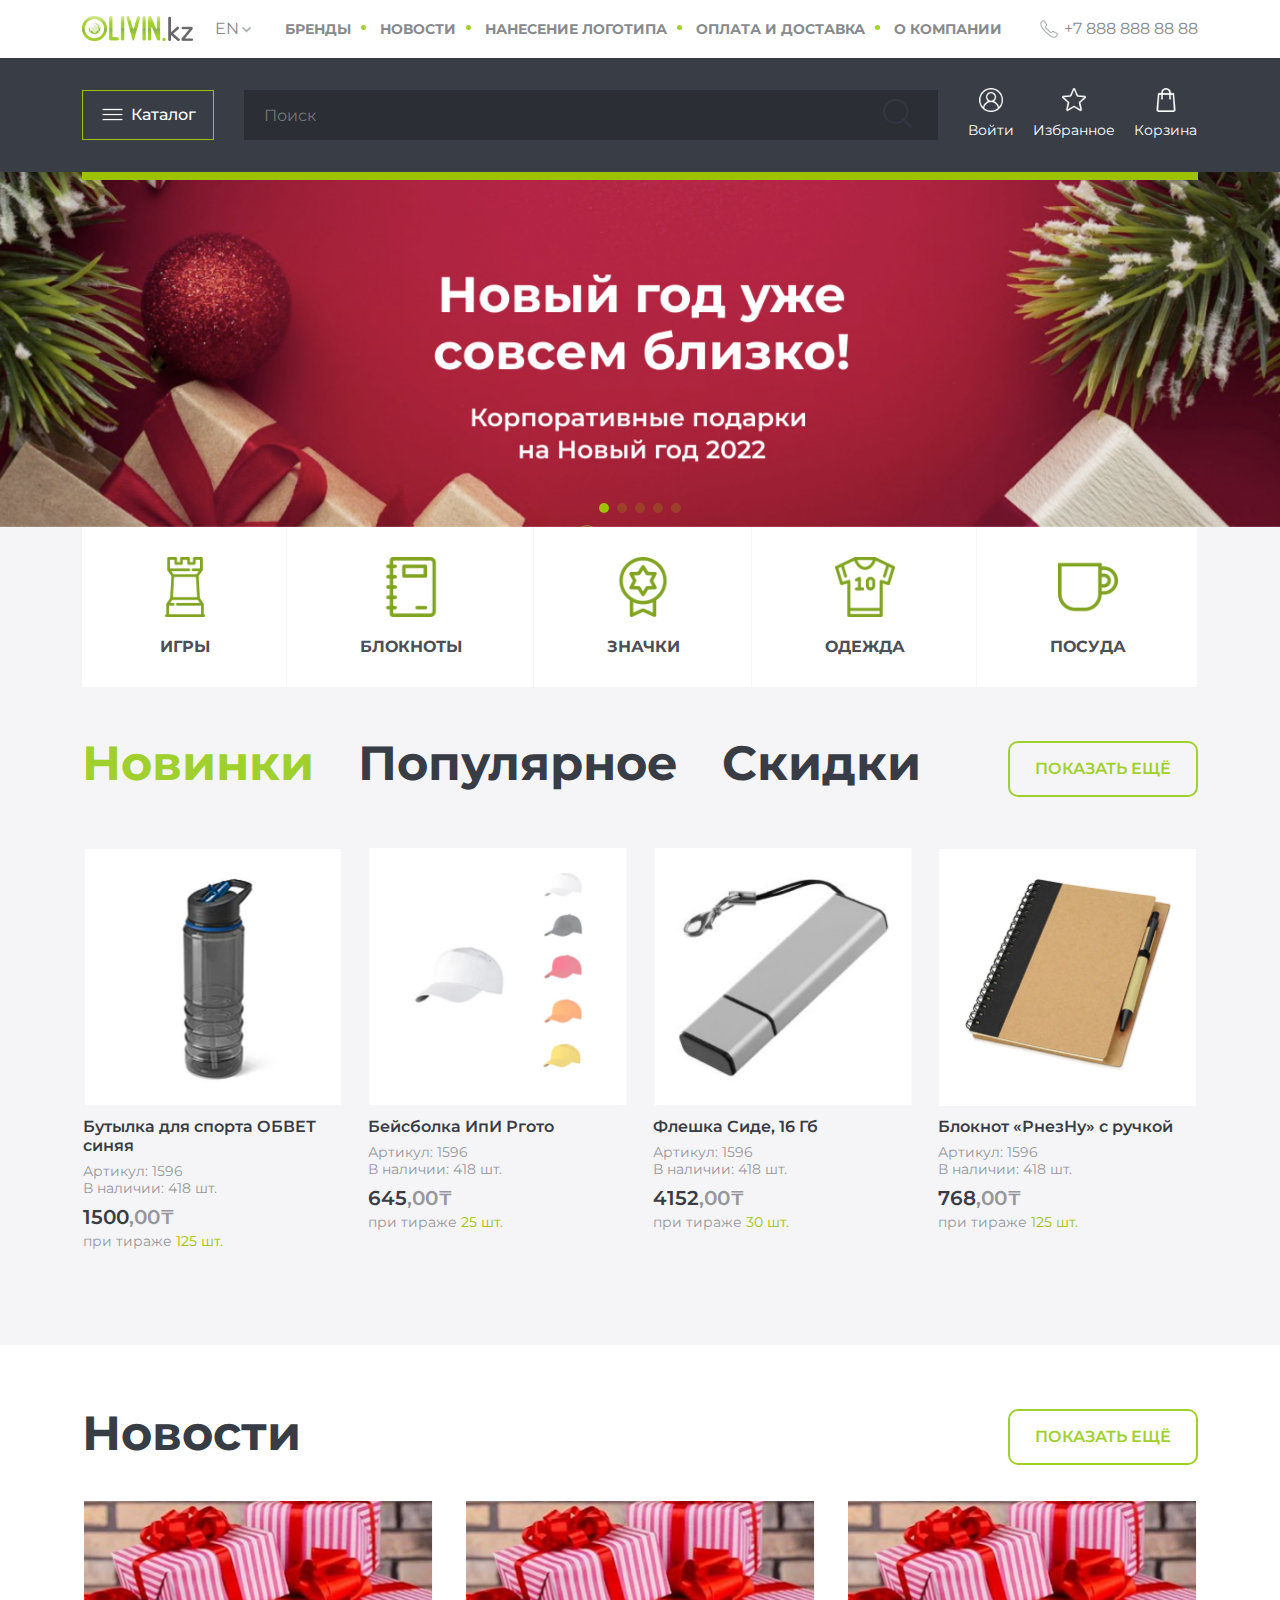
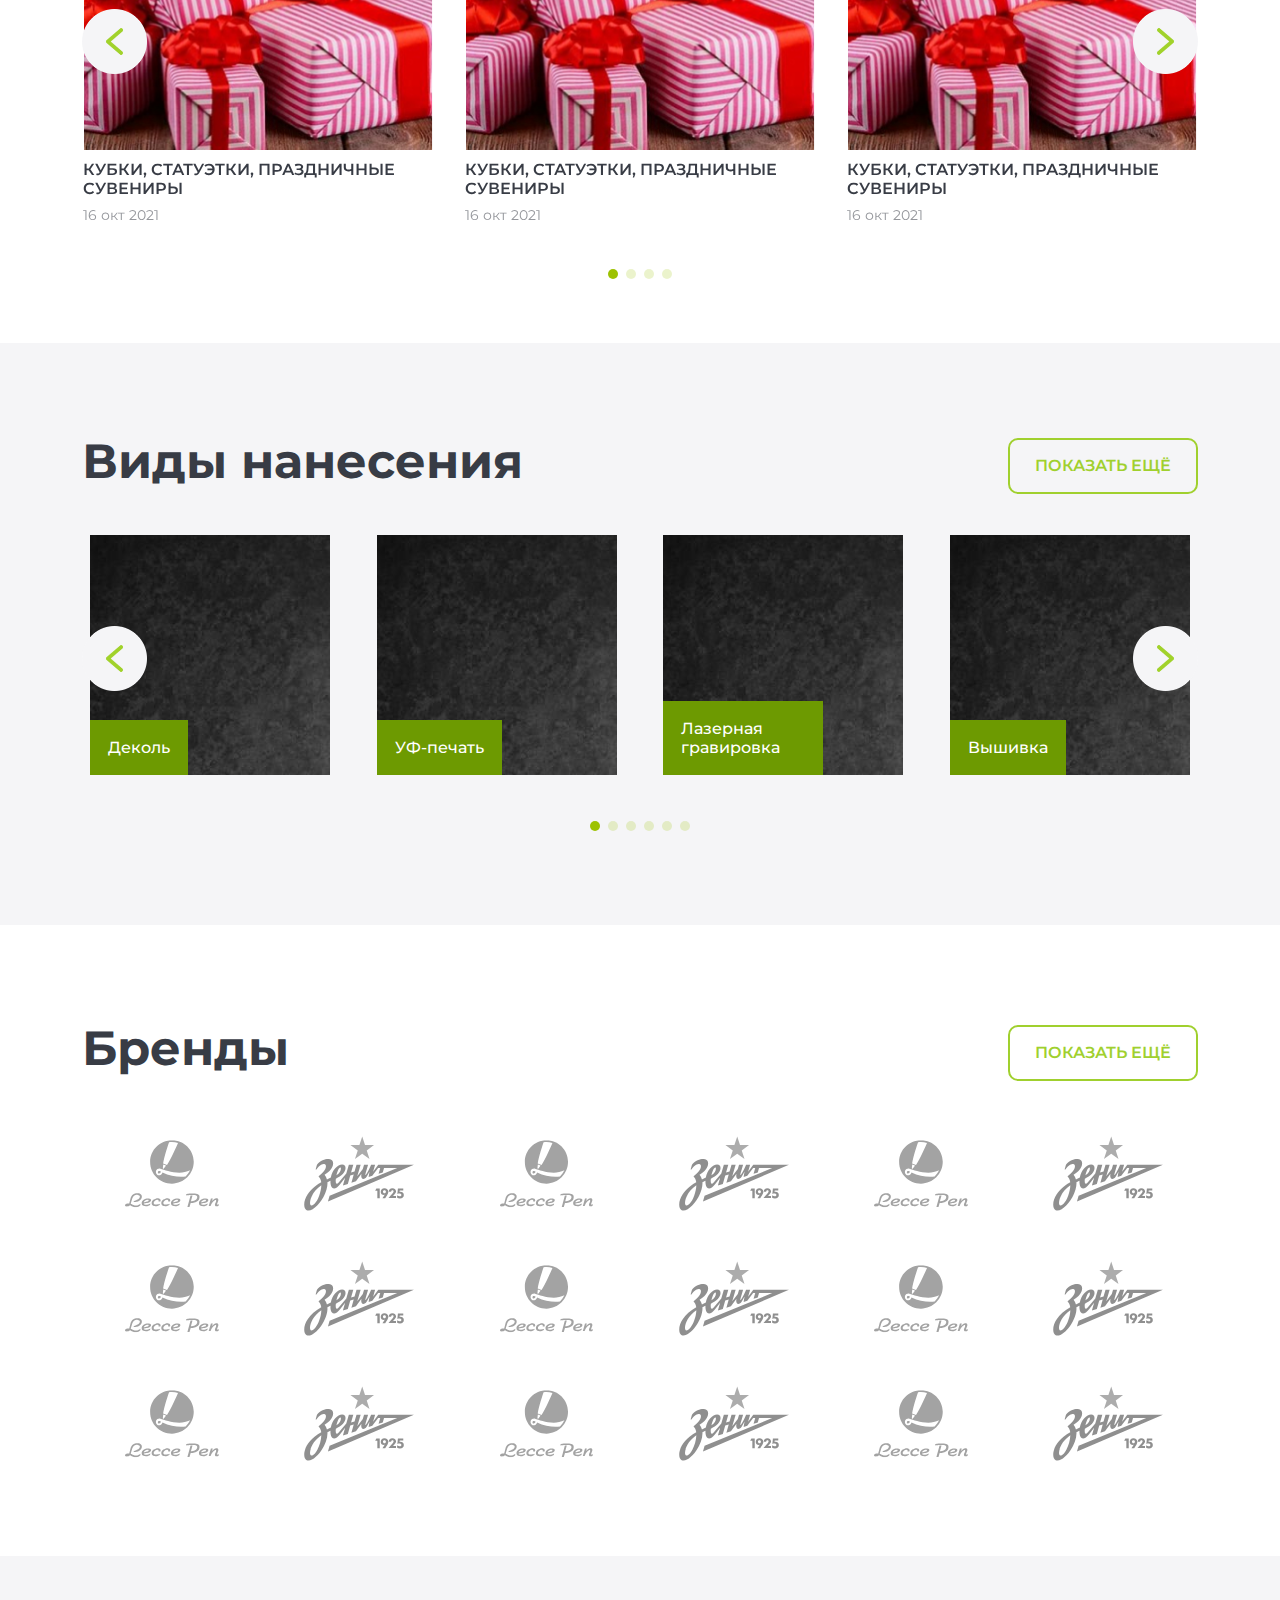
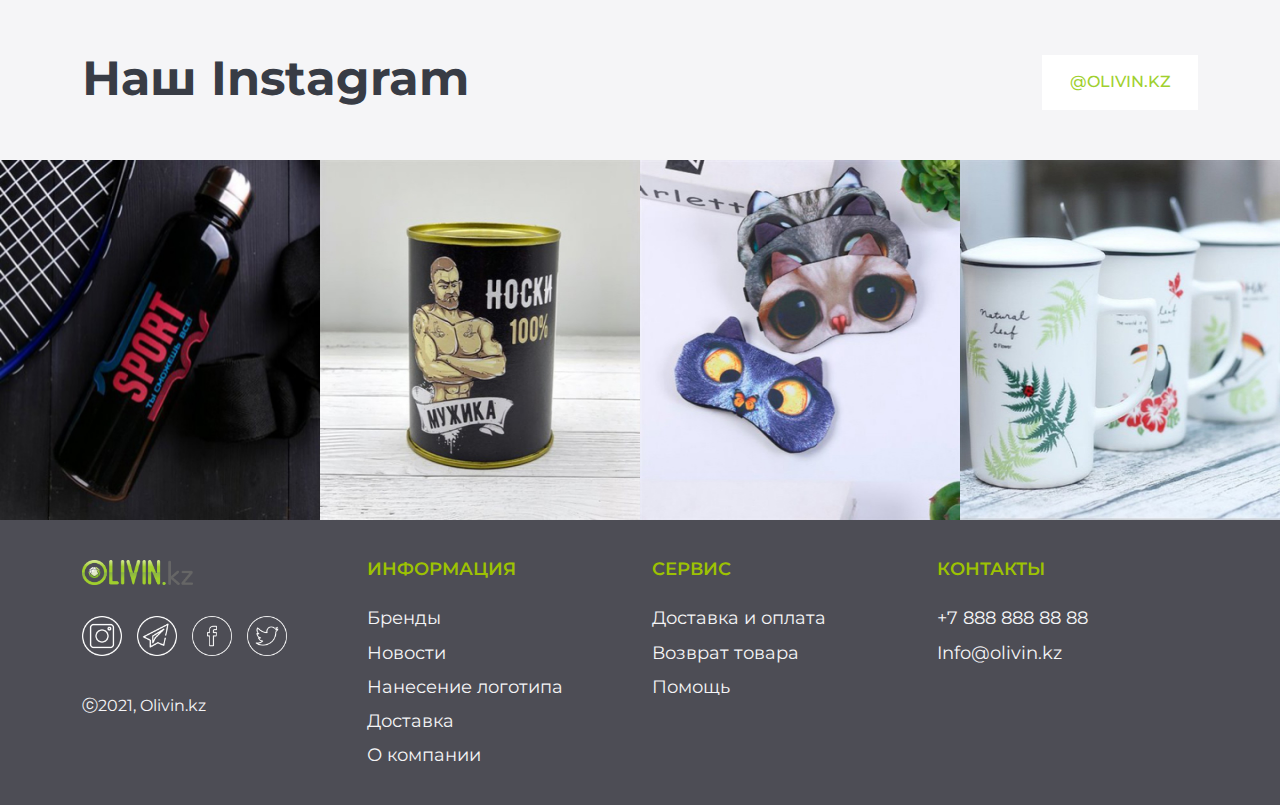
<file: index.html>
<!doctype html>
<html lang="ru">
<head>
    <meta charset="utf-8" />
    <meta name="viewport" content="width=device-width, initial-scale=1">
    <title>livin</title>
    <link rel="stylesheet" href="plugin/bootstrap/css/bootstrap.min.css" />
    <link rel="stylesheet" href="style.css" />
    <link href="plugin/swiper/swiper-bundle.min.css" rel="stylesheet">
    <script src="plugin/swiper/swiper-bundle.min.js"></script>
    <script src="plugin/bootstrap/js/bootstrap.bundle.min.js"></script>
    <script src="plugin/jquery-3.6.1.min.js"></script>
    <script src="script.js" defer></script>
</head>
<body class="main-body">
<header>
    <section>
        <div class="menu-top">
            <div class="container">
                <div class="menu-wrapper">
                    <div class="img-logo">
                        <img src="icons/logo.PNG" class="img-fluid">
                    </div>
                    <div class="lang-block">EN</div>
                    <div class="nav-list d-none d-lg-block">
                        <a href="#" class="menu-item">бренды</a>
                        <a href="#" class="menu-item">новости</a>
                        <a href="#" class="menu-item">нанесение логотипа</a>
                        <a href="#" class="menu-item">оплата и доставка</a>
                        <a href="#" class="menu-item">о компании</a>
                    </div>
                    <div class="tel-block d-none d-lg-block">
                        <a href="#">+7 888 888 88 88</a>
                    </div>
                    <div class="burger-btn d-lg-none">
                        <img src="icons/menu.png" alt="" class="img-fluid">
                    </div>
                    <div class="mobile-menu">
                        <div class="mobile-menu__header">
                            <div class="close-btn">
                                <img src="icons/close.png" class="img-fluid">
                            </div>
                        </div>
                        <div class="mobile-menu__nav">
                            <a href="#" class="menu-item">бренды</a>
                            <a href="#" class="menu-item">новости</a>
                            <a href="#" class="menu-item">нанесение логотипа</a>
                            <a href="#" class="menu-item">оплата и доставка</a>
                            <a href="#" class="menu-item">о компании</a>
                        </div>
                        <div class="tel-block">
                            <a href="#">+7 888 888 88 88</a>
                        </div>
                    </div>
                </div>
            </div>
        </div>
    </section>
    <section>
        <div class="menu-bottom">
            <div class="container">
                <div class="under-menu">
                    <div class="menu-catalog-btn">
                        Каталог
                    </div>
                    <div class="search-block">
                        <form>
                            <input type="text" placeholder="Поиск" class="search-area">
                            <button class="search-btn"></button>
                        </form>
                    </div>
                    <div class="users-block">
                        <a href="#" class="user-item account" data-bs-toggle="modal" data-bs-target="#loginModal">Войти</a>
                        <a href="#" class="user-item fav">Избранное</a>
                        <a href="#" class="user-item bag">Корзина</a>
                    </div>
                    <div class="catalog-popup">
                        <ul class="catalog-list">
                            <li class="popup-item parent">
                                <span class="category-label"></span>
                                <a href="#" class="popup-link">Игры</a>
                                <ul class="catalog-list submenu">
                                    <li class="popup-item">
                                        <a href="#" class="popup-link">Блокноты</a>
                                    </li>
                                    <li class="popup-item parent">
                                        <span class="category-label"></span>
                                        <a href="#" class="popup-link">Игры</a>
                                        <ul class="catalog-list submenu">
                                            <li class="popup-item parent">
                                                <span class="category-label"></span>
                                                <a href="#" class="popup-link">Блокноты</a>
                                                <ul class="catalog-list submenu">
                                                    <li class="popup-item">
                                                        <a href="#" class="popup-link">Блокноты</a>
                                                    </li>
                                                    <li class="popup-item parent">
                                                        <a href="#" class="popup-link">Игры</a>
                                                    </li>
                                                    <li class="popup-item">
                                                        <a href="#" class="popup-link">Одежда</a>
                                                    </li>
                                                </ul>
                                            </li>
                                            <li class="popup-item">
                                                <a href="#" class="popup-link">Значки</a>
                                            </li>
                                            <li class="popup-item">
                                                <a href="#" class="popup-link">Одежда</a>
                                            </li>
                                        </ul>
                                    </li>
                                    <li class="popup-item parent">
                                        <span class="category-label"></span>
                                        <a href="#" class="popup-link">Одежда</a>
                                        <ul class="catalog-list submenu">
                                            <li class="popup-item">
                                                <a href="#" class="popup-link">Блокноты</a>
                                            </li>
                                            <li class="popup-item parent">
                                                <a href="#" class="popup-link">Игры</a>
                                            </li>
                                            <li class="popup-item">
                                                <a href="#" class="popup-link">Одежда</a>
                                            </li>
                                        </ul>
                                    </li>
                                </ul>
                            </li>
                            <li class="popup-item">
                                <a href="#" class="popup-link">Блокноты</a>
                            </li>
                            <li class="popup-item">
                                <a href="#" class="popup-link">Значки</a>
                            </li>
                            <li class="popup-item">
                                <a href="#" class="popup-link">Одежда</a>
                            </li>
                            <li class="popup-item parent">
                                <span class="category-label"></span>
                                <a href="#" class="popup-link">Посуда</a>
                                <ul class="catalog-list submenu">
                                    <li class="popup-item">
                                        <a href="#" class="popup-link">Блокноты</a>
                                    </li>
                                    <li class="popup-item parent">
                                        <span class="category-label"></span>
                                        <a href="#" class="popup-link">Игры</a>
                                        <ul class="catalog-list submenu">
                                            <li class="popup-item">
                                                <a href="#" class="popup-link">Блокноты</a>
                                            </li>
                                            <li class="popup-item">
                                                <a href="#" class="popup-link">Значки</a>
                                            </li>
                                            <li class="popup-item">
                                                <a href="#" class="popup-link">Одежда</a>
                                            </li>
                                        </ul>
                                    </li>
                                    <li class="popup-item">
                                        <a href="#" class="popup-link">Одежда</a>
                                    </li>
                                </ul>
                            </li>
                        </ul>
                    </div>
                </div>
            </div>
        </div>
    </section>
</header>
<main>
    <section>
        <div class="promo-block">
            <div class="swiper promo-swiper">
                <div class="swiper-wrapper">
                    <div class="swiper-slide">
                        <div>
                            <img src="img/img-1.png">
                        </div>
                    </div>
                    <div class="swiper-slide">
                        <div>
                            <img src="img/img-1.png">
                        </div>
                    </div>
                    <div class="swiper-slide">
                        <div>
                            <img src="img/img-1.png">
                        </div>
                    </div>
                    <div class="swiper-slide">
                        <div>
                            <img src="img/img-1.png">
                        </div>
                    </div>
                    <div class="swiper-slide">
                        <div>
                            <img src="img/img-1.png">
                        </div>
                    </div>
                </div>
                <div class="swiper-pagination"></div>
            </div>
        </div>
    </section>
    <section>
        <div class="container">
            <div class="products-wrapper">
                <a href="#" class="product-item">
                    <div class="product-item__img">
                        <img src="icons/game.png" class="img-fluid">
                    </div>
                    <div>игры</div>
                </a>
                <a href="#" class="product-item">
                    <div class="product-item__img">
                        <img src="icons/notebook.png" class="img-fluid">
                    </div>
                    <div>блокноты</div>
                </a>
                <a href="#" class="product-item">
                    <div class="product-item__img">
                        <img src="icons/badge.png" class="img-fluid">
                    </div>
                    <div>значки</div>
                </a>
                <a href="#" class="product-item">
                    <div class="product-item__img">
                        <img src="icons/clothes.png" class="img-fluid">
                    </div>
                    <div>одежда</div>
                </a>
                <a href="#" class="product-item">
                    <div class="product-item__img">
                        <img src="icons/cup.png" class="img-fluid">
                    </div>
                    <div>посуда</div>
                </a>
            </div>
        </div>
    </section>
    <section>
        <div class="container">
            <div class="main-catalog">
                <div class="d-flex justify-content-between align-items-center">
                    <div class="catalog-main-title">
                        <a href="#" class="title-3 active">Новинки</a>
                        <a href="#" class="title-3">Популярное</a>
                        <a href="#" class="title-3">Скидки</a>
                    </div>
                    <div class="d-none d-sm-block">
                        <a href="#" class="btn btn-primary btn-main">Показать ещё</a>
                    </div>
                </div>
                <div class="main-catalog__wrapper">
                    <div class="row">
                        <div class="col-12 col-sm-6 col-lg-4 col-xl-3">
                            <a href="#" class="product-card">
                                <div class="product-img">
                                    <img src="img/card-1.png" class="img-fluid">
                                </div>
                                <div class="product-title">Бутылка для спорта ОБВЕТ синяя</div>
                                <div class="product-description">
                                    <div>
                                        Артикул: <span>1596</span>
                                    </div>
                                    <div>
                                        В наличии: <span>418</span> шт.
                                    </div>
                                </div>
                                <div class="product-price">
                                    1500<span class="value">,00₸</span>
                                </div>
                                <div class="product-description mt-1">
                                    при тираже <span class="amount">125 шт.</span>
                                </div>
                            </a>
                        </div>
                        <div class="col-12 col-sm-6 col-lg-4 col-xl-3">
                            <a href="#" class="product-card">
                                <div class="product-img">
                                    <img src="img/card-2.png" class="img-fluid">
                                </div>
                                <div class="product-title">Бейсболка ИпИ Ргото</div>
                                <div class="product-description">
                                    <div>
                                        Артикул: <span>1596</span>
                                    </div>
                                    <div>
                                        В наличии: <span>418</span> шт.
                                    </div>
                                </div>
                                <div class="product-price">
                                    645<span class="value">,00₸</span>
                                </div>
                                <div class="product-description mt-1">
                                    при тираже <span class="amount">25 шт.</span>
                                </div>
                            </a>
                        </div>
                        <div class="col-12 col-sm-6 col-lg-4 col-xl-3">
                            <a href="#" class="product-card">
                                <div class="product-img">
                                    <img src="img/card-3.png" class="img-fluid">
                                </div>
                                <div class="product-title">Флешка Сиде, 16 Гб</div>
                                <div class="product-description">
                                    <div>
                                        Артикул: <span>1596</span>
                                    </div>
                                    <div>
                                        В наличии: <span>418</span> шт.
                                    </div>
                                </div>
                                <div class="product-price">
                                    4152<span class="value">,00₸</span>
                                </div>
                                <div class="product-description mt-1">
                                    при тираже <span class="amount">30 шт.</span>
                                </div>
                            </a>
                        </div>
                        <div class="col-12 col-sm-6 col-lg-4 col-xl-3">
                            <a href="#" class="product-card">
                                <div class="product-img">
                                    <img src="img/card-4.png" class="img-fluid">
                                </div>
                                <div class="product-title">Блокнот «РнезНу» с ручкой</div>
                                <div class="product-description">
                                    <div>
                                        Артикул: <span>1596</span>
                                    </div>
                                    <div>
                                        В наличии: <span>418</span> шт.
                                    </div>
                                </div>
                                <div class="product-price">
                                    768<span class="value">,00₸</span>
                                </div>
                                <div class="product-description mt-1">
                                    при тираже <span class="amount">125 шт.</span>
                                </div>
                            </a>
                        </div>
                    </div>
                </div>
                <div class="d-sm-none d-flex justify-content-center mt-5">
                    <a href="#" class="btn btn-primary btn-main">Показать ещё</a>
                </div>
            </div>
        </div>
    </section>
    <section>
        <div class="news-block">
            <div class="container">
                <div class="d-flex justify-content-between align-items-center">
                    <div>
                        <h3 class="title-3">Новости</h3>
                    </div>
                    <div class="d-none d-sm-block">
                        <a href="#" class="btn btn-primary btn-main">Показать ещё</a>
                    </div>
                </div>
                <div>
                    <div class="news-swiper swiper ">
                        <div class="swiper-wrapper">
                            <div class="swiper-slide">
                                <a href="#" class="news-swiper__slide">
                                    <div class="news-item">
                                        <div class="swiper-img">
                                            <img src="img/news-1.png" class="img-fluid">
                                        </div>
                                        <div class="news-title">
                                            КУБКИ, СТАТУЭТКИ, ПРАЗДНИЧНЫЕ СУВЕНИРЫ
                                        </div>
                                        <div class="news-date">16 окт 2021</div>
                                    </div>
                                </a>
                            </div>
                            <div class="swiper-slide">
                                <a href="#" class="news-swiper__slide">
                                    <div class="news-item">
                                        <div class="swiper-img">
                                            <img src="img/news-1.png" class="img-fluid">
                                        </div>
                                        <div class="news-title">
                                            КУБКИ, СТАТУЭТКИ, ПРАЗДНИЧНЫЕ СУВЕНИРЫ
                                        </div>
                                        <div class="news-date">16 окт 2021</div>
                                    </div>
                                </a>
                            </div>
                            <div class="swiper-slide">
                                <a href="#" class="news-swiper__slide">
                                    <div class="news-item">
                                        <div class="swiper-img">
                                            <img src="img/news-1.png" class="img-fluid">
                                        </div>
                                        <div class="news-title">
                                            КУБКИ, СТАТУЭТКИ, ПРАЗДНИЧНЫЕ СУВЕНИРЫ
                                        </div>
                                        <div class="news-date">16 окт 2021</div>
                                    </div>
                                </a>
                            </div>
                            <div class="swiper-slide">
                                <a href="#" class="news-swiper__slide">
                                    <div class="news-item">
                                        <div class="swiper-img">
                                            <img src="img/news-1.png" class="img-fluid">
                                        </div>
                                        <div class="news-title">
                                            КУБКИ, СТАТУЭТКИ, ПРАЗДНИЧНЫЕ СУВЕНИРЫ
                                        </div>
                                        <div class="news-date">16 окт 2021</div>
                                    </div>
                                </a>
                            </div>

                        </div>
                        <div class="swiper-button-next"></div>
                        <div class="swiper-button-prev"></div>
                        <div class="swiper-pagination"></div>
                    </div>
                </div>
                <div class="d-sm-none d-flex justify-content-center mt-5">
                    <a href="#" class="btn btn-primary btn-main">Показать ещё</a>
                </div>
            </div>
        </div>
    </section>
    <section>
        <div class="container">
            <div class="types-block">
                <div class="d-flex justify-content-between align-items-center">
                    <div>
                        <h3 class="title-3">Виды нанесения</h3>
                    </div>
                    <div class="d-none d-sm-block">
                        <a href="#" class="btn btn-primary btn-main">Показать ещё</a>
                    </div>
                </div>
                <div>
                    <div class="types-swiper swiper ">
                        <div class="swiper-wrapper">
                            <div class="swiper-slide">
                                <div class="type-item">
                                    <div class="swiper-img">
                                        <img src="img/type-1.jpeg">
                                    </div>
                                    <div class="type-desc">Деколь</div>
                                </div>
                            </div>
                            <div class="swiper-slide">
                                <div class="type-item">
                                    <div class="swiper-img">
                                        <img src="img/type-1.jpeg">
                                    </div>
                                    <div class="type-desc">УФ-печать</div>
                                </div>
                            </div>
                            <div class="swiper-slide">
                                <div class="type-item">
                                    <div class="swiper-img">
                                        <img src="img/type-1.jpeg">
                                    </div>
                                    <div class="type-desc">Лазерная гравировка</div>
                                </div>
                            </div>
                            <div class="swiper-slide">
                                <div class="type-item">
                                    <div class="swiper-img">
                                        <img src="img/type-1.jpeg">
                                    </div>
                                    <div class="type-desc">Вышивка</div>
                                </div>
                            </div>
                            <div class="swiper-slide">
                                <div class="type-item">
                                    <div class="swiper-img">
                                        <img src="img/type-1.jpeg">
                                    </div>
                                    <div class="type-desc">Деколь</div>
                                </div>
                            </div>
                            <div class="swiper-slide">
                                <div class="type-item">
                                    <div class="swiper-img">
                                        <img src="img/type-1.jpeg">
                                    </div>
                                    <div class="type-desc">Деколь</div>
                                </div>
                            </div>
                        </div>
                        <div class="swiper-button-next"></div>
                        <div class="swiper-button-prev"></div>
                        <div class="swiper-pagination"></div>
                    </div>
                </div>
                <div class="d-sm-none d-flex justify-content-center mt-5">
                    <a href="#" class="btn btn-primary btn-main">Показать ещё</a>
                </div>
            </div>
        </div>
    </section>
    <section>
        <div class="main-brands">
            <div class="container">
                <div class="d-flex justify-content-between align-items-center">
                    <div>
                        <h3 class="title-3">Бренды</h3>
                    </div>
                    <div class="d-none d-sm-block">
                        <a href="#" class="btn btn-primary btn-main">Показать ещё</a>
                    </div>
                </div>
                <div class="brand-wrapper">
                    <div class="brand-item">
                        <div class="brand-img">
                            <img src="img/logo-lecce.svg">
                        </div>
                    </div>
                    <div class="brand-item">
                        <div class="brand-img">
                            <img src="img/logo-zenit.svg">
                        </div>
                    </div>
                    <div class="brand-item">
                        <div class="brand-img">
                            <img src="img/logo-lecce.svg">
                        </div>
                    </div>
                    <div class="brand-item">
                        <div class="brand-img">
                            <img src="img/logo-zenit.svg">
                        </div>
                    </div>
                    <div class="brand-item">
                        <div class="brand-img">
                            <img src="img/logo-lecce.svg">
                        </div>
                    </div>
                    <div class="brand-item">
                        <div class="brand-img">
                            <img src="img/logo-zenit.svg">
                        </div>
                    </div>

                    <div class="brand-item">
                        <div class="brand-img">
                            <img src="img/logo-lecce.svg">
                        </div>
                    </div>
                    <div class="brand-item">
                        <div class="brand-img">
                            <img src="img/logo-zenit.svg">
                        </div>
                    </div>
                    <div class="brand-item">
                        <div class="brand-img">
                            <img src="img/logo-lecce.svg">
                        </div>
                    </div>
                    <div class="brand-item">
                        <div class="brand-img">
                            <img src="img/logo-zenit.svg">
                        </div>
                    </div>
                    <div class="brand-item">
                        <div class="brand-img">
                            <img src="img/logo-lecce.svg">
                        </div>
                    </div>
                    <div class="brand-item">
                        <div class="brand-img">
                            <img src="img/logo-zenit.svg">
                        </div>
                    </div>
                    <div class="brand-item">
                        <div class="brand-img">
                            <img src="img/logo-lecce.svg">
                        </div>
                    </div>
                    <div class="brand-item">
                        <div class="brand-img">
                            <img src="img/logo-zenit.svg">
                        </div>
                    </div>
                    <div class="brand-item">
                        <div class="brand-img">
                            <img src="img/logo-lecce.svg">
                        </div>
                    </div>
                    <div class="brand-item">
                        <div class="brand-img">
                            <img src="img/logo-zenit.svg">
                        </div>
                    </div>
                    <div class="brand-item">
                        <div class="brand-img">
                            <img src="img/logo-lecce.svg">
                        </div>
                    </div>
                    <div class="brand-item">
                        <div class="brand-img">
                            <img src="img/logo-zenit.svg">
                        </div>
                    </div>

                </div>
                <div class="d-sm-none d-flex justify-content-center mt-5">
                    <a href="#" class="btn btn-primary btn-main">Показать ещё</a>
                </div>
            </div>
        </div>
    </section>
    <section>
        <div class="main-inst">
            <div class="container">
                <div class="d-flex justify-content-between align-items-center">
                    <div>
                        <h3 class="title-3">Наш Instagram</h3>
                    </div>
                    <div>
                        <a href="#" class="btn btn-secondary btn-link">@olivin.kz</a>
                    </div>
                </div>
            </div>
            <div class="inst-wrapper">
                <div class="inst-item">
                    <img src="img/inst-1.png">
                </div>
                <div class="inst-item">
                    <img src="img/inst-2.png">
                </div>
                <div class="inst-item">
                    <img src="img/inst-3.png">
                </div>
                <div class="inst-item">
                    <img src="img/inst-4.png">
                </div>
            </div>
        </div>
    </section>
</main>
<footer>
    <div class="container">
        <div class="footer-wrapper">
            <div class="row">
                <div class="col-12 col-sm-6 col-md-3">
                    <div class="img-logo">
                        <img src="icons/logo.PNG" class="img-fluid">
                    </div>
                    <div class="footer-network">
                        <a href="#">
                            <img src="icons/instagram.png" class="img-fluid">
                        </a>
                        <a href="#">
                            <img src="icons/telegram.png" class="img-fluid">
                        </a>
                        <a href="#">
                            <img src="icons/facebook.png" class="img-fluid">
                        </a>
                        <a href="#">
                            <img src="icons/twitter.png" class="img-fluid">
                        </a>
                    </div>
                    <div class="d-none d-sm-block">ⓒ2021, Olivin.kz</div>
                </div>
                <div class="col-12 col-sm-6 col-md-3 mt-4 mt-sm-0">
                    <div class="footer-title">
                        Информация
                    </div>
                    <a href="#" class="footer-link">Бренды</a>
                    <a href="#" class="footer-link">Новости</a>
                    <a href="#" class="footer-link">Нанесение логотипа</a>
                    <a href="#" class="footer-link">Доставка</a>
                    <a href="#" class="footer-link">О компании</a>
                </div>
                <div class="col-12 col-sm-6 col-md-3 mt-5 mt-md-0">
                    <div class="footer-title">
                        Сервис
                    </div>
                    <a href="#" class="footer-link">Доставка и оплата</a>
                    <a href="#" class="footer-link">Возврат товара</a>
                    <a href="#" class="footer-link">Помощь</a>
                </div>
                <div class="col-12 col-sm-6 col-md-3 mt-5 mt-md-0">
                    <div class="footer-title">
                        Контакты
                    </div>
                    <a href="#" class="footer-link">+7 888 888 88 88</a>
                    <a href="#" class="footer-link">Info@olivin.kz</a>
                </div>
                <div class="mt-5 d-sm-none">ⓒ2021, Olivin.kz</div>
            </div>
        </div>
    </div>
</footer>
<div class="modal fade modal-auth" id="loginModal" tabindex="-1" aria-labelledby="loginModalLabel" aria-hidden="true">
    <div class="modal-dialog">
        <div class="modal-content">
            <div class="modal-header">
                <h5 class="modal-title" id="loginModalLabel">Авторизация</h5>
                <button type="button" class="btn-close" data-bs-dismiss="modal" aria-label="Close"></button>
            </div>
            <div class="modal-body">
                <form class="auth-form">
                    <input type="text" class="form-control" id="authFormLogin" placeholder="Логин">
                    <input type="text" class="form-control" id="authFormPassword" placeholder="Пароль">
                    <a href="#" class="auth-link mt-3">Забыли пароль?</a>
                    <div class="auth-option">
                        <a href="#" class="btn btn-secondary btn-auth success">Войти</a>
                        <a href="#" class="btn btn-secondary btn-auth" data-bs-toggle="modal" data-bs-target="#registerModal">Регистрация</a>
                    </div>
                </form>
            </div>
        </div>
    </div>
</div>

<div class="modal fade modal-auth" id="registerModal" tabindex="-1" aria-labelledby="registerModalLabel" aria-hidden="true">
    <div class="modal-dialog">
        <div class="modal-content">
            <div class="modal-header">
                <h5 class="modal-title" id="registerModalLabel">Регистрация</h5>
                <button type="button" class="btn-close" data-bs-dismiss="modal" aria-label="Close"></button>
            </div>
            <div class="modal-body">
                <form class="auth-form">
                    <input type="text" class="form-control" placeholder="Мобильный номер">
                    <input type="text" class="form-control" placeholder="Имя">
                    <input type="text" class="form-control" placeholder="Фамилия">
                    <input type="text" class="form-control" placeholder="Логин">
                    <input type="text" class="form-control"  placeholder="Пароль">
                    <input type="text" class="form-control" placeholder="Поддтвердите пароль">
                    <input type="text" class="form-control" placeholder="Email">
                    <div class="auth-option">
                        <a href="#" class="btn btn-secondary btn-auth d-none d-sm-flex">Отмена</a>
                        <a href="#" class="btn btn-secondary btn-auth success">Регистрация</a>
                    </div>
                </form>
            </div>
        </div>
    </div>
</div>
<div class="overlay"></div>
</body>
</html>
</file>
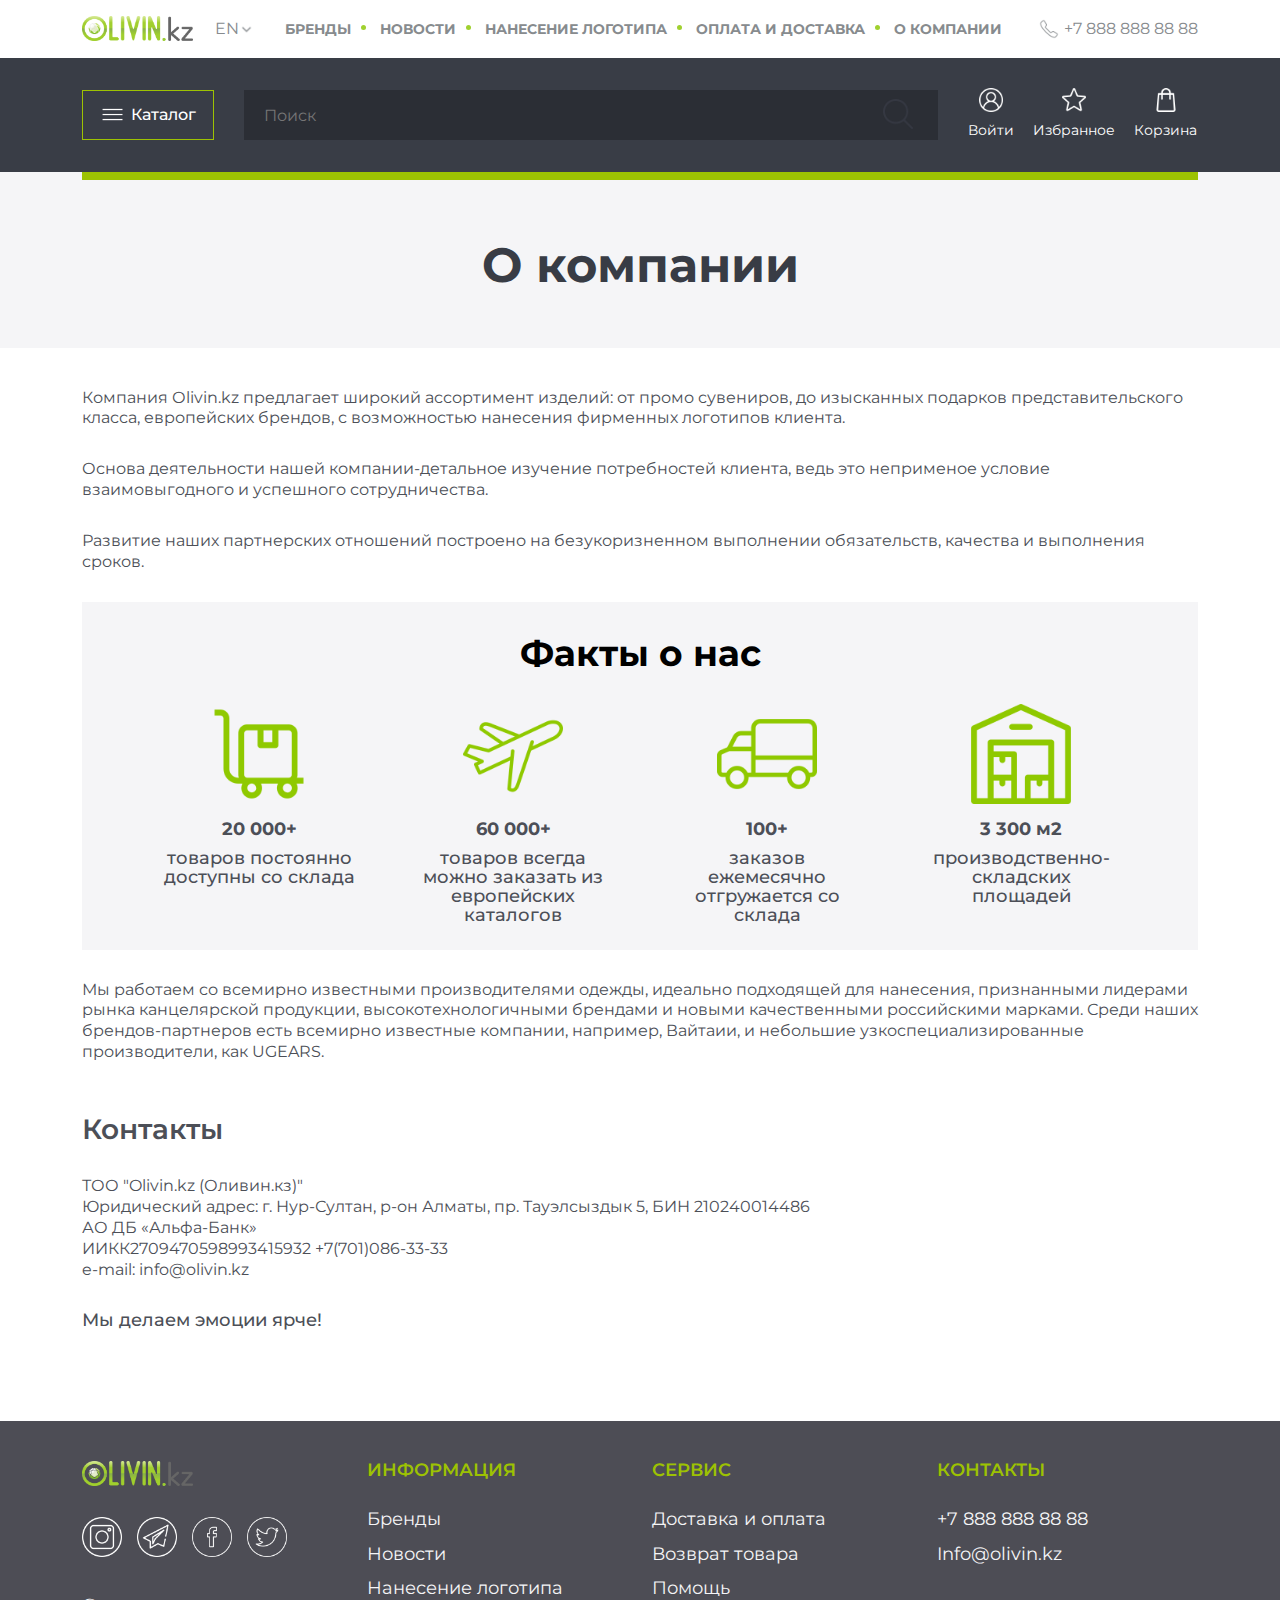
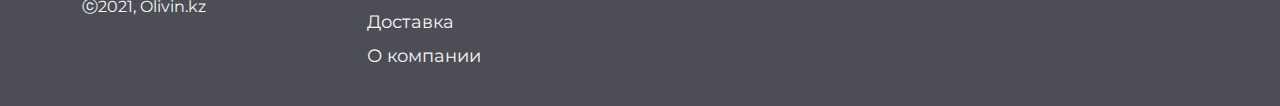
<file: about-us.html>
<!doctype html>
<html lang="ru">
<head>
    <meta charset="utf-8" />
    <meta name="viewport" content="width=device-width, initial-scale=1">
    <title>about us</title>
    <link rel="stylesheet" href="plugin/bootstrap/css/bootstrap.min.css" />
    <link rel="stylesheet" href="style.css" />
    <link href="plugin/swiper/swiper-bundle.min.css" rel="stylesheet">
    <script src="plugin/swiper/swiper-bundle.min.js"></script>
    <script src="plugin/bootstrap/js/bootstrap.bundle.min.js"></script>
    <script src="plugin/jquery-3.6.1.min.js"></script>
    <script src="script.js" defer></script>
</head>
<body>
<header>
    <section>
        <div class="menu-top">
            <div class="container">
                <div class="menu-wrapper">
                    <div class="img-logo">
                        <img src="icons/logo.PNG" class="img-fluid">
                    </div>
                    <div class="lang-block">EN</div>
                    <div class="nav-list d-none d-lg-block">
                        <a href="#" class="menu-item">бренды</a>
                        <a href="#" class="menu-item">новости</a>
                        <a href="#" class="menu-item">нанесение логотипа</a>
                        <a href="#" class="menu-item">оплата и доставка</a>
                        <a href="#" class="menu-item">о компании</a>
                    </div>
                    <div class="tel-block d-none d-lg-block">
                        <a href="#">+7 888 888 88 88</a>
                    </div>
                    <div class="burger-btn d-lg-none">
                        <img src="icons/menu.png" alt="" class="img-fluid">
                    </div>
                    <div class="mobile-menu">
                        <div class="mobile-menu__header">
                            <div class="close-btn">
                                <img src="icons/close.png" class="img-fluid">
                            </div>
                        </div>
                        <div class="mobile-menu__nav">
                            <a href="#" class="menu-item">бренды</a>
                            <a href="#" class="menu-item">новости</a>
                            <a href="#" class="menu-item">нанесение логотипа</a>
                            <a href="#" class="menu-item">оплата и доставка</a>
                            <a href="#" class="menu-item">о компании</a>
                        </div>
                        <div class="tel-block">
                            <a href="#">+7 888 888 88 88</a>
                        </div>
                    </div>
                </div>
            </div>
        </div>
    </section>
    <section>
        <div class="menu-bottom">
            <div class="container">
                <div class="under-menu">
                    <div class="menu-catalog-btn">
                        Каталог
                    </div>
                    <div class="search-block">
                        <form>
                            <input type="text" placeholder="Поиск" class="search-area">
                            <button class="search-btn"></button>
                        </form>
                    </div>
                    <div class="users-block">
                        <a href="#" class="user-item account" data-bs-toggle="modal" data-bs-target="#loginModal">Войти</a>
                        <a href="#" class="user-item fav">Избранное</a>
                        <a href="#" class="user-item bag">Корзина</a>
                    </div>
                    <div class="catalog-popup">
                        <ul class="catalog-list">
                            <li class="popup-item parent">
                                <span class="category-label"></span>
                                <a href="#" class="popup-link">Игры</a>
                                <ul class="catalog-list submenu">
                                    <li class="popup-item">
                                        <a href="#" class="popup-link">Блокноты</a>
                                    </li>
                                    <li class="popup-item parent">
                                        <span class="category-label"></span>
                                        <a href="#" class="popup-link">Игры</a>
                                        <ul class="catalog-list submenu">
                                            <li class="popup-item parent">
                                                <span class="category-label"></span>
                                                <a href="#" class="popup-link">Блокноты</a>
                                                <ul class="catalog-list submenu">
                                                    <li class="popup-item">
                                                        <a href="#" class="popup-link">Блокноты</a>
                                                    </li>
                                                    <li class="popup-item parent">
                                                        <a href="#" class="popup-link">Игры</a>
                                                    </li>
                                                    <li class="popup-item">
                                                        <a href="#" class="popup-link">Одежда</a>
                                                    </li>
                                                </ul>
                                            </li>
                                            <li class="popup-item">
                                                <a href="#" class="popup-link">Значки</a>
                                            </li>
                                            <li class="popup-item">
                                                <a href="#" class="popup-link">Одежда</a>
                                            </li>
                                        </ul>
                                    </li>
                                    <li class="popup-item parent">
                                        <span class="category-label"></span>
                                        <a href="#" class="popup-link">Одежда</a>
                                        <ul class="catalog-list submenu">
                                            <li class="popup-item">
                                                <a href="#" class="popup-link">Блокноты</a>
                                            </li>
                                            <li class="popup-item parent">
                                                <a href="#" class="popup-link">Игры</a>
                                            </li>
                                            <li class="popup-item">
                                                <a href="#" class="popup-link">Одежда</a>
                                            </li>
                                        </ul>
                                    </li>
                                </ul>
                            </li>
                            <li class="popup-item">
                                <a href="#" class="popup-link">Блокноты</a>
                            </li>
                            <li class="popup-item">
                                <a href="#" class="popup-link">Значки</a>
                            </li>
                            <li class="popup-item">
                                <a href="#" class="popup-link">Одежда</a>
                            </li>
                            <li class="popup-item parent">
                                <span class="category-label"></span>
                                <a href="#" class="popup-link">Посуда</a>
                                <ul class="catalog-list submenu">
                                    <li class="popup-item">
                                        <a href="#" class="popup-link">Блокноты</a>
                                    </li>
                                    <li class="popup-item parent">
                                        <span class="category-label"></span>
                                        <a href="#" class="popup-link">Игры</a>
                                        <ul class="catalog-list submenu">
                                            <li class="popup-item">
                                                <a href="#" class="popup-link">Блокноты</a>
                                            </li>
                                            <li class="popup-item">
                                                <a href="#" class="popup-link">Значки</a>
                                            </li>
                                            <li class="popup-item">
                                                <a href="#" class="popup-link">Одежда</a>
                                            </li>
                                        </ul>
                                    </li>
                                    <li class="popup-item">
                                        <a href="#" class="popup-link">Одежда</a>
                                    </li>
                                </ul>
                            </li>
                        </ul>
                    </div>
                </div>
            </div>
        </div>
    </section>
</header>
<main>
    <section>
        <div class="title-top">
            <div class="container">
                <h3 class="title-3 text-center">О компании</h3>
            </div>
        </div>
    </section>
    <section>
        <div class="container">
            <div class="article-wrapper">
                <div class="art-description">
                    <div>
                        Компания Оlivin.kz предлагает широкий ассортимент изделий: от промо сувениров, до изысканных подарков представительского класса,
                        европейских брендов, с возможностью нанесения фирменных логотипов клиента.
                    </div>
                    <div class="part">
                        Основа деятельности нашей компании-детальное изучение потребностей клиента, ведь это неприменое условие взаимовыгодного и
                        успешного сотрудничества.
                    </div>
                    <div class="part">
                        Развитие наших партнерских отношений построено на безукоризненном выполнении обязательств, качества и выполнения сроков.
                    </div>
                </div>
                <div class="visual-insert">
                    <h4 class="title-4 text-center">Факты о нас</h4>
                    <div class="fact-wrapper">
                        <div class="fact-item">
                            <div class="fact-img">
                                <img src="icons/truck.png" class="img-fluid">
                            </div>
                            <div class="fact-number">20 000+</div>
                            <div class="fact-desc">товаров постоянно доступны со склада</div>
                        </div>
                        <div class="fact-item">
                            <div class="fact-img">
                                <img src="icons/plane.png" class="img-fluid">
                            </div>
                            <div class="fact-number">60 000+</div>
                            <div class="fact-desc">товаров всегда можно заказать из европейских каталогов</div>
                        </div>
                        <div class="fact-item">
                            <div class="fact-img">
                                <img src="icons/delivery.png" class="img-fluid">
                            </div>
                            <div class="fact-number">100+</div>
                            <div class="fact-desc">заказов ежемесячно отгружается со склада</div>
                        </div>
                        <div class="fact-item">
                            <div class="fact-img">
                                <img src="icons/warehouse.png" class="img-fluid">
                            </div>
                            <div class="fact-number">3 300 м2</div>
                            <div class="fact-desc">производственно-складских площадей</div>
                        </div>
                    </div>
                </div>
                <div class="art-description">
                    Мы работаем со всемирно известными производителями одежды, идеально подходящей для нанесения, признанными
                    лидерами рынка канцелярской продукции, высокотехнологичными брендами и новыми
                    качественными российскими марками. Среди наших брендов-партнеров есть всемирно известные компании, например,
                    Вайтаии, и небольшие узкоспециализированные производители, как UGEARS.
                </div>
                <div class="art-contacts">
                    <h5 class="title-5">Контакты</h5>
                    <div class="art-description">
                        <div class="part">ТОО "Olivin.kz (Оливин.кз)"</div>
                        <div>Юридический адрес: г. Нур-Султан, р-он Алматы, пр. Тауэлсыздык 5, БИН 210240014486</div>
                        <div>АО ДБ «Альфа-Банк»</div>
                        <div>ИИКК2709470598993415932 +7(701)086-33-33</div>
                        <div>e-mail: info@olivin.kz</div>
                        <div class="part major">Мы делаем эмоции ярче!</div>
                    </div>
                </div>
            </div>
        </div>
    </section>
</main>
<footer>
    <div class="container">
        <div class="footer-wrapper">
            <div class="row">
                <div class="col-12 col-sm-6 col-md-3">
                    <div class="img-logo">
                        <img src="icons/logo.PNG" class="img-fluid">
                    </div>
                    <div class="footer-network">
                        <a href="#">
                            <img src="icons/instagram.png" class="img-fluid">
                        </a>
                        <a href="#">
                            <img src="icons/telegram.png" class="img-fluid">
                        </a>
                        <a href="#">
                            <img src="icons/facebook.png" class="img-fluid">
                        </a>
                        <a href="#">
                            <img src="icons/twitter.png" class="img-fluid">
                        </a>
                    </div>
                    <div class="d-none d-sm-block">ⓒ2021, Olivin.kz</div>
                </div>
                <div class="col-12 col-sm-6 col-md-3 mt-4 mt-sm-0">
                    <div class="footer-title">
                        Информация
                    </div>
                    <a href="#" class="footer-link">Бренды</a>
                    <a href="#" class="footer-link">Новости</a>
                    <a href="#" class="footer-link">Нанесение логотипа</a>
                    <a href="#" class="footer-link">Доставка</a>
                    <a href="#" class="footer-link">О компании</a>
                </div>
                <div class="col-12 col-sm-6 col-md-3 mt-5 mt-md-0">
                    <div class="footer-title">
                        Сервис
                    </div>
                    <a href="#" class="footer-link">Доставка и оплата</a>
                    <a href="#" class="footer-link">Возврат товара</a>
                    <a href="#" class="footer-link">Помощь</a>
                </div>
                <div class="col-12 col-sm-6 col-md-3 mt-5 mt-md-0">
                    <div class="footer-title">
                        Контакты
                    </div>
                    <a href="#" class="footer-link">+7 888 888 88 88</a>
                    <a href="#" class="footer-link">Info@olivin.kz</a>
                </div>
                <div class="mt-5 d-sm-none">ⓒ2021, Olivin.kz</div>
            </div>
        </div>
    </div>
</footer>
<div class="modal fade modal-auth" id="loginModal" tabindex="-1" aria-labelledby="loginModalLabel" aria-hidden="true">
    <div class="modal-dialog">
        <div class="modal-content">
            <div class="modal-header">
                <h5 class="modal-title" id="loginModalLabel">Авторизация</h5>
                <button type="button" class="btn-close" data-bs-dismiss="modal" aria-label="Close"></button>
            </div>
            <div class="modal-body">
                <form class="auth-form">
                    <input type="text" class="form-control" id="authFormLogin" placeholder="Логин">
                    <input type="text" class="form-control" id="authFormPassword" placeholder="Пароль">
                    <a href="#" class="auth-link mt-3">Забыли пароль?</a>
                    <div class="auth-option">
                        <a href="#" class="btn btn-secondary btn-auth success">Войти</a>
                        <a href="#" class="btn btn-secondary btn-auth" data-bs-toggle="modal" data-bs-target="#registerModal">Регистрация</a>
                    </div>
                </form>
            </div>
        </div>
    </div>
</div>

<div class="modal fade modal-auth" id="registerModal" tabindex="-1" aria-labelledby="registerModalLabel" aria-hidden="true">
    <div class="modal-dialog">
        <div class="modal-content">
            <div class="modal-header">
                <h5 class="modal-title" id="registerModalLabel">Регистрация</h5>
                <button type="button" class="btn-close" data-bs-dismiss="modal" aria-label="Close"></button>
            </div>
            <div class="modal-body">
                <form class="auth-form">
                    <input type="text" class="form-control" placeholder="Мобильный номер">
                    <input type="text" class="form-control" placeholder="Имя">
                    <input type="text" class="form-control" placeholder="Фамилия">
                    <input type="text" class="form-control" placeholder="Логин">
                    <input type="text" class="form-control"  placeholder="Пароль">
                    <input type="text" class="form-control" placeholder="Поддтвердите пароль">
                    <input type="text" class="form-control" placeholder="Email">
                    <div class="auth-option">
                        <a href="#" class="btn btn-secondary btn-auth d-none d-sm-flex">Отмена</a>
                        <a href="#" class="btn btn-secondary btn-auth success">Регистрация</a>
                    </div>
                </form>
            </div>
        </div>
    </div>
</div>
<div class="overlay"></div>
</body>
</html>
</file>
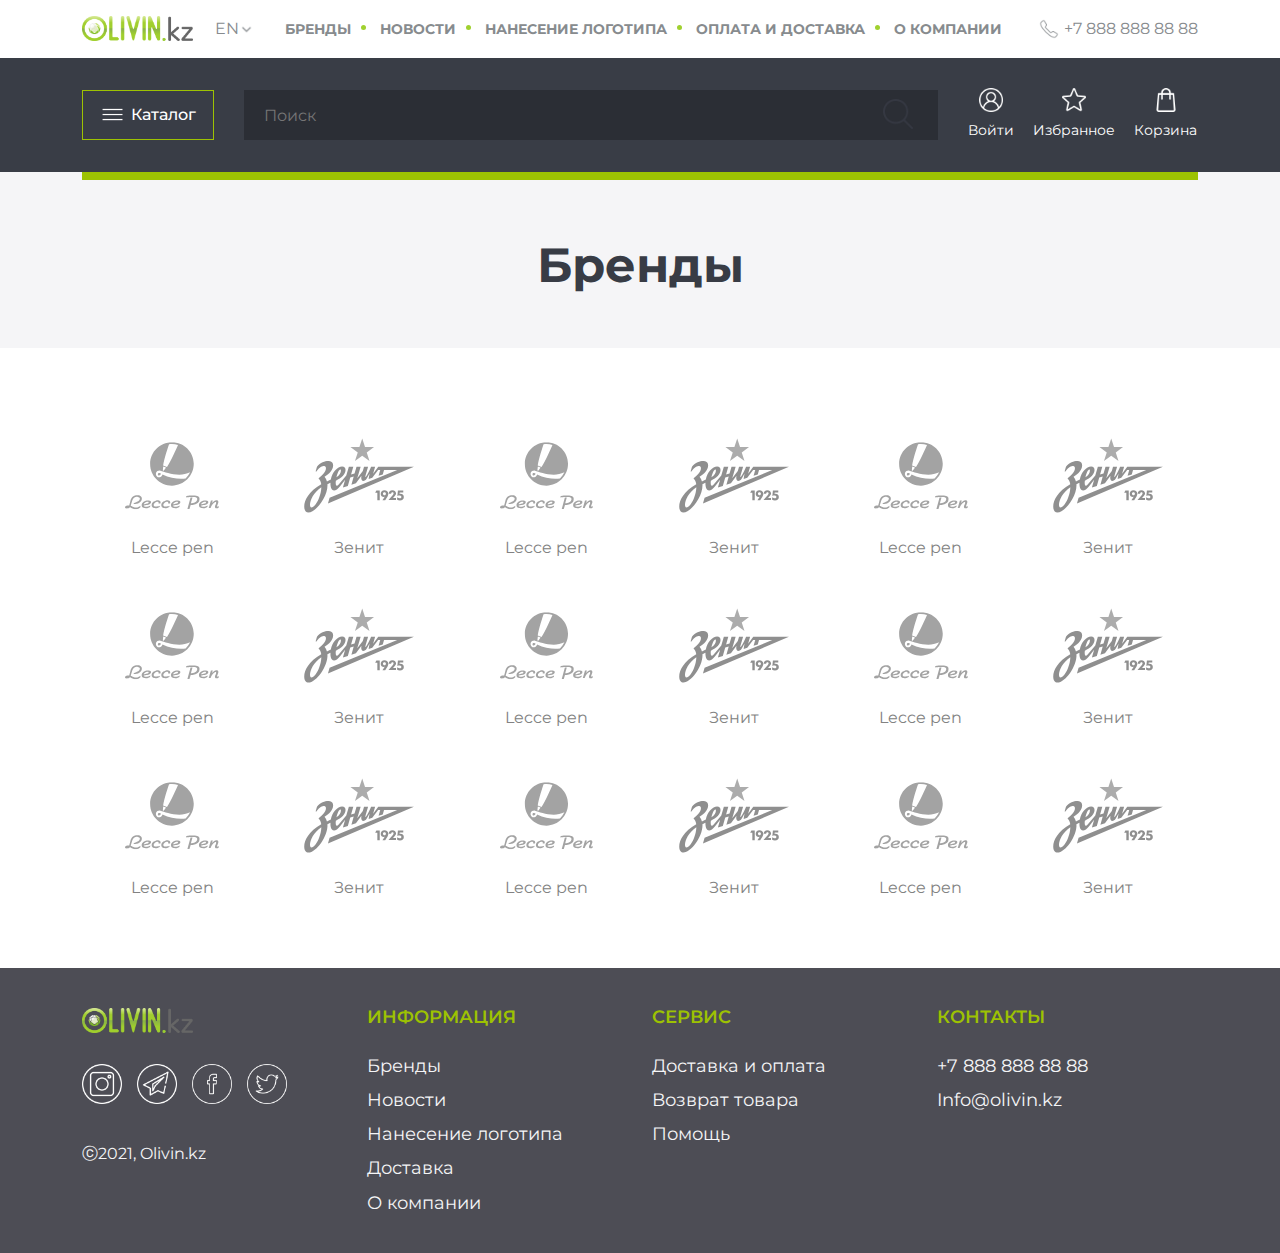
<file: brands.html>
<!doctype html>
<html lang="ru">
<head>
    <meta charset="utf-8" />
    <meta name="viewport" content="width=device-width, initial-scale=1">
    <title>brands</title>
    <link rel="stylesheet" href="plugin/bootstrap/css/bootstrap.min.css" />
    <link rel="stylesheet" href="style.css" />
    <link href="plugin/swiper/swiper-bundle.min.css" rel="stylesheet">
    <script src="plugin/swiper/swiper-bundle.min.js"></script>
    <script src="plugin/bootstrap/js/bootstrap.bundle.min.js"></script>
    <script src="plugin/jquery-3.6.1.min.js"></script>
    <script src="script.js" defer></script>
</head>
<body>
<header>
    <section>
        <div class="menu-top">
            <div class="container">
                <div class="menu-wrapper">
                    <div class="img-logo">
                        <img src="icons/logo.PNG" class="img-fluid">
                    </div>
                    <div class="lang-block">EN</div>
                    <div class="nav-list d-none d-lg-block">
                        <a href="#" class="menu-item">бренды</a>
                        <a href="#" class="menu-item">новости</a>
                        <a href="#" class="menu-item">нанесение логотипа</a>
                        <a href="#" class="menu-item">оплата и доставка</a>
                        <a href="#" class="menu-item">о компании</a>
                    </div>
                    <div class="tel-block d-none d-lg-block">
                        <a href="#">+7 888 888 88 88</a>
                    </div>
                    <div class="burger-btn d-lg-none">
                        <img src="icons/menu.png" alt="" class="img-fluid">
                    </div>
                    <div class="mobile-menu">
                        <div class="mobile-menu__header">
                            <div class="close-btn">
                                <img src="icons/close.png" class="img-fluid">
                            </div>
                        </div>
                        <div class="mobile-menu__nav">
                            <a href="#" class="menu-item">бренды</a>
                            <a href="#" class="menu-item">новости</a>
                            <a href="#" class="menu-item">нанесение логотипа</a>
                            <a href="#" class="menu-item">оплата и доставка</a>
                            <a href="#" class="menu-item">о компании</a>
                        </div>
                        <div class="tel-block">
                            <a href="#">+7 888 888 88 88</a>
                        </div>
                    </div>
                </div>
            </div>
        </div>
    </section>
    <section>
        <div class="menu-bottom">
            <div class="container">
                <div class="under-menu">
                    <div class="menu-catalog-btn">
                        Каталог
                    </div>
                    <div class="search-block">
                        <form>
                            <input type="text" placeholder="Поиск" class="search-area">
                            <button class="search-btn"></button>
                        </form>
                    </div>
                    <div class="users-block">
                        <a href="#" class="user-item account" data-bs-toggle="modal" data-bs-target="#loginModal">Войти</a>
                        <a href="#" class="user-item fav">Избранное</a>
                        <a href="#" class="user-item bag">Корзина</a>
                    </div>
                    <div class="catalog-popup">
                        <ul class="catalog-list">
                            <li class="popup-item parent">
                                <span class="category-label"></span>
                                <a href="#" class="popup-link">Игры</a>
                                <ul class="catalog-list submenu">
                                    <li class="popup-item">
                                        <a href="#" class="popup-link">Блокноты</a>
                                    </li>
                                    <li class="popup-item parent">
                                        <span class="category-label"></span>
                                        <a href="#" class="popup-link">Игры</a>
                                        <ul class="catalog-list submenu">
                                            <li class="popup-item parent">
                                                <span class="category-label"></span>
                                                <a href="#" class="popup-link">Блокноты</a>
                                                <ul class="catalog-list submenu">
                                                    <li class="popup-item">
                                                        <a href="#" class="popup-link">Блокноты</a>
                                                    </li>
                                                    <li class="popup-item parent">
                                                        <a href="#" class="popup-link">Игры</a>
                                                    </li>
                                                    <li class="popup-item">
                                                        <a href="#" class="popup-link">Одежда</a>
                                                    </li>
                                                </ul>
                                            </li>
                                            <li class="popup-item">
                                                <a href="#" class="popup-link">Значки</a>
                                            </li>
                                            <li class="popup-item">
                                                <a href="#" class="popup-link">Одежда</a>
                                            </li>
                                        </ul>
                                    </li>
                                    <li class="popup-item parent">
                                        <span class="category-label"></span>
                                        <a href="#" class="popup-link">Одежда</a>
                                        <ul class="catalog-list submenu">
                                            <li class="popup-item">
                                                <a href="#" class="popup-link">Блокноты</a>
                                            </li>
                                            <li class="popup-item parent">
                                                <a href="#" class="popup-link">Игры</a>
                                            </li>
                                            <li class="popup-item">
                                                <a href="#" class="popup-link">Одежда</a>
                                            </li>
                                        </ul>
                                    </li>
                                </ul>
                            </li>
                            <li class="popup-item">
                                <a href="#" class="popup-link">Блокноты</a>
                            </li>
                            <li class="popup-item">
                                <a href="#" class="popup-link">Значки</a>
                            </li>
                            <li class="popup-item">
                                <a href="#" class="popup-link">Одежда</a>
                            </li>
                            <li class="popup-item parent">
                                <span class="category-label"></span>
                                <a href="#" class="popup-link">Посуда</a>
                                <ul class="catalog-list submenu">
                                    <li class="popup-item">
                                        <a href="#" class="popup-link">Блокноты</a>
                                    </li>
                                    <li class="popup-item parent">
                                        <span class="category-label"></span>
                                        <a href="#" class="popup-link">Игры</a>
                                        <ul class="catalog-list submenu">
                                            <li class="popup-item">
                                                <a href="#" class="popup-link">Блокноты</a>
                                            </li>
                                            <li class="popup-item">
                                                <a href="#" class="popup-link">Значки</a>
                                            </li>
                                            <li class="popup-item">
                                                <a href="#" class="popup-link">Одежда</a>
                                            </li>
                                        </ul>
                                    </li>
                                    <li class="popup-item">
                                        <a href="#" class="popup-link">Одежда</a>
                                    </li>
                                </ul>
                            </li>
                        </ul>
                    </div>
                </div>
            </div>
        </div>
    </section>
</header>
<main>
    <section>
        <div class="title-top">
            <div class="container">
                <h3 class="title-3 text-center">Бренды</h3>
            </div>
        </div>
    </section>
    <section>
        <div class="container">
            <div class="brand-block">
                <div class="brand-wrapper">
                    <div class="brand-item detail">
                        <div class="brand-img">
                            <img src="img/logo-lecce.svg">
                        </div>
                        <div class="brand-name">Lecce pen</div>
                    </div>
                    <div class="brand-item detail">
                        <div class="brand-img">
                            <img src="img/logo-zenit.svg">
                        </div>
                        <div class="brand-name">Зенит</div>
                    </div>
                    <div class="brand-item detail">
                        <div class="brand-img">
                            <img src="img/logo-lecce.svg">
                        </div>
                        <div class="brand-name">Lecce pen</div>
                    </div>
                    <div class="brand-item detail">
                        <div class="brand-img">
                            <img src="img/logo-zenit.svg">
                        </div>
                        <div class="brand-name">Зенит</div>
                    </div>
                    <div class="brand-item detail">
                        <div class="brand-img">
                            <img src="img/logo-lecce.svg">
                        </div>
                        <div class="brand-name">Lecce pen</div>
                    </div>
                    <div class="brand-item detail">
                        <div class="brand-img">
                            <img src="img/logo-zenit.svg">
                        </div>
                        <div class="brand-name">Зенит</div>
                    </div>

                    <div class="brand-item detail">
                        <div class="brand-img">
                            <img src="img/logo-lecce.svg">
                        </div>
                        <div class="brand-name">Lecce pen</div>
                    </div>
                    <div class="brand-item detail">
                        <div class="brand-img">
                            <img src="img/logo-zenit.svg">
                        </div>
                        <div class="brand-name">Зенит</div>
                    </div>
                    <div class="brand-item detail">
                        <div class="brand-img">
                            <img src="img/logo-lecce.svg">
                        </div>
                        <div class="brand-name">Lecce pen</div>
                    </div>
                    <div class="brand-item detail">
                        <div class="brand-img">
                            <img src="img/logo-zenit.svg">
                        </div>
                        <div class="brand-name">Зенит</div>
                    </div>
                    <div class="brand-item detail">
                        <div class="brand-img">
                            <img src="img/logo-lecce.svg">
                        </div>
                        <div class="brand-name">Lecce pen</div>
                    </div>
                    <div class="brand-item detail">
                        <div class="brand-img">
                            <img src="img/logo-zenit.svg">
                        </div>
                        <div class="brand-name">Зенит</div>
                    </div>

                    <div class="brand-item detail">
                        <div class="brand-img">
                            <img src="img/logo-lecce.svg">
                        </div>
                        <div class="brand-name">Lecce pen</div>
                    </div>
                    <div class="brand-item detail">
                        <div class="brand-img">
                            <img src="img/logo-zenit.svg">
                        </div>
                        <div class="brand-name">Зенит</div>
                    </div>
                    <div class="brand-item detail">
                        <div class="brand-img">
                            <img src="img/logo-lecce.svg">
                        </div>
                        <div class="brand-name">Lecce pen</div>
                    </div>
                    <div class="brand-item detail">
                        <div class="brand-img">
                            <img src="img/logo-zenit.svg">
                        </div>
                        <div class="brand-name">Зенит</div>
                    </div>
                    <div class="brand-item detail">
                        <div class="brand-img">
                            <img src="img/logo-lecce.svg">
                        </div>
                        <div class="brand-name">Lecce pen</div>
                    </div>
                    <div class="brand-item detail">
                        <div class="brand-img">
                            <img src="img/logo-zenit.svg">
                        </div>
                        <div class="brand-name">Зенит</div>
                    </div>

                </div>
            </div>
        </div>
    </section>
</main>
<footer>
    <div class="container">
        <div class="footer-wrapper">
            <div class="row">
                <div class="col-12 col-sm-6 col-md-3">
                    <div class="img-logo">
                        <img src="icons/logo.PNG" class="img-fluid">
                    </div>
                    <div class="footer-network">
                        <a href="#">
                            <img src="icons/instagram.png" class="img-fluid">
                        </a>
                        <a href="#">
                            <img src="icons/telegram.png" class="img-fluid">
                        </a>
                        <a href="#">
                            <img src="icons/facebook.png" class="img-fluid">
                        </a>
                        <a href="#">
                            <img src="icons/twitter.png" class="img-fluid">
                        </a>
                    </div>
                    <div class="d-none d-sm-block">ⓒ2021, Olivin.kz</div>
                </div>
                <div class="col-12 col-sm-6 col-md-3 mt-4 mt-sm-0">
                    <div class="footer-title">
                        Информация
                    </div>
                    <a href="#" class="footer-link">Бренды</a>
                    <a href="#" class="footer-link">Новости</a>
                    <a href="#" class="footer-link">Нанесение логотипа</a>
                    <a href="#" class="footer-link">Доставка</a>
                    <a href="#" class="footer-link">О компании</a>
                </div>
                <div class="col-12 col-sm-6 col-md-3 mt-5 mt-md-0">
                    <div class="footer-title">
                        Сервис
                    </div>
                    <a href="#" class="footer-link">Доставка и оплата</a>
                    <a href="#" class="footer-link">Возврат товара</a>
                    <a href="#" class="footer-link">Помощь</a>
                </div>
                <div class="col-12 col-sm-6 col-md-3 mt-5 mt-md-0">
                    <div class="footer-title">
                        Контакты
                    </div>
                    <a href="#" class="footer-link">+7 888 888 88 88</a>
                    <a href="#" class="footer-link">Info@olivin.kz</a>
                </div>
                <div class="mt-5 d-sm-none">ⓒ2021, Olivin.kz</div>
            </div>
        </div>
    </div>
</footer>
<div class="modal fade modal-auth" id="loginModal" tabindex="-1" aria-labelledby="loginModalLabel" aria-hidden="true">
    <div class="modal-dialog">
        <div class="modal-content">
            <div class="modal-header">
                <h5 class="modal-title" id="loginModalLabel">Авторизация</h5>
                <button type="button" class="btn-close" data-bs-dismiss="modal" aria-label="Close"></button>
            </div>
            <div class="modal-body">
                <form class="auth-form">
                    <input type="text" class="form-control" id="authFormLogin" placeholder="Логин">
                    <input type="text" class="form-control" id="authFormPassword" placeholder="Пароль">
                    <a href="#" class="auth-link mt-3">Забыли пароль?</a>
                    <div class="auth-option">
                        <a href="#" class="btn btn-secondary btn-auth success">Войти</a>
                        <a href="#" class="btn btn-secondary btn-auth" data-bs-toggle="modal" data-bs-target="#registerModal">Регистрация</a>
                    </div>
                </form>
            </div>
        </div>
    </div>
</div>

<div class="modal fade modal-auth" id="registerModal" tabindex="-1" aria-labelledby="registerModalLabel" aria-hidden="true">
    <div class="modal-dialog">
        <div class="modal-content">
            <div class="modal-header">
                <h5 class="modal-title" id="registerModalLabel">Регистрация</h5>
                <button type="button" class="btn-close" data-bs-dismiss="modal" aria-label="Close"></button>
            </div>
            <div class="modal-body">
                <form class="auth-form">
                    <input type="text" class="form-control" placeholder="Мобильный номер">
                    <input type="text" class="form-control" placeholder="Имя">
                    <input type="text" class="form-control" placeholder="Фамилия">
                    <input type="text" class="form-control" placeholder="Логин">
                    <input type="text" class="form-control"  placeholder="Пароль">
                    <input type="text" class="form-control" placeholder="Поддтвердите пароль">
                    <input type="text" class="form-control" placeholder="Email">
                    <div class="auth-option">
                        <a href="#" class="btn btn-secondary btn-auth d-none d-sm-flex">Отмена</a>
                        <a href="#" class="btn btn-secondary btn-auth success">Регистрация</a>
                    </div>
                </form>
            </div>
        </div>
    </div>
</div>
<div class="overlay"></div>
</body>
</html>
</file>
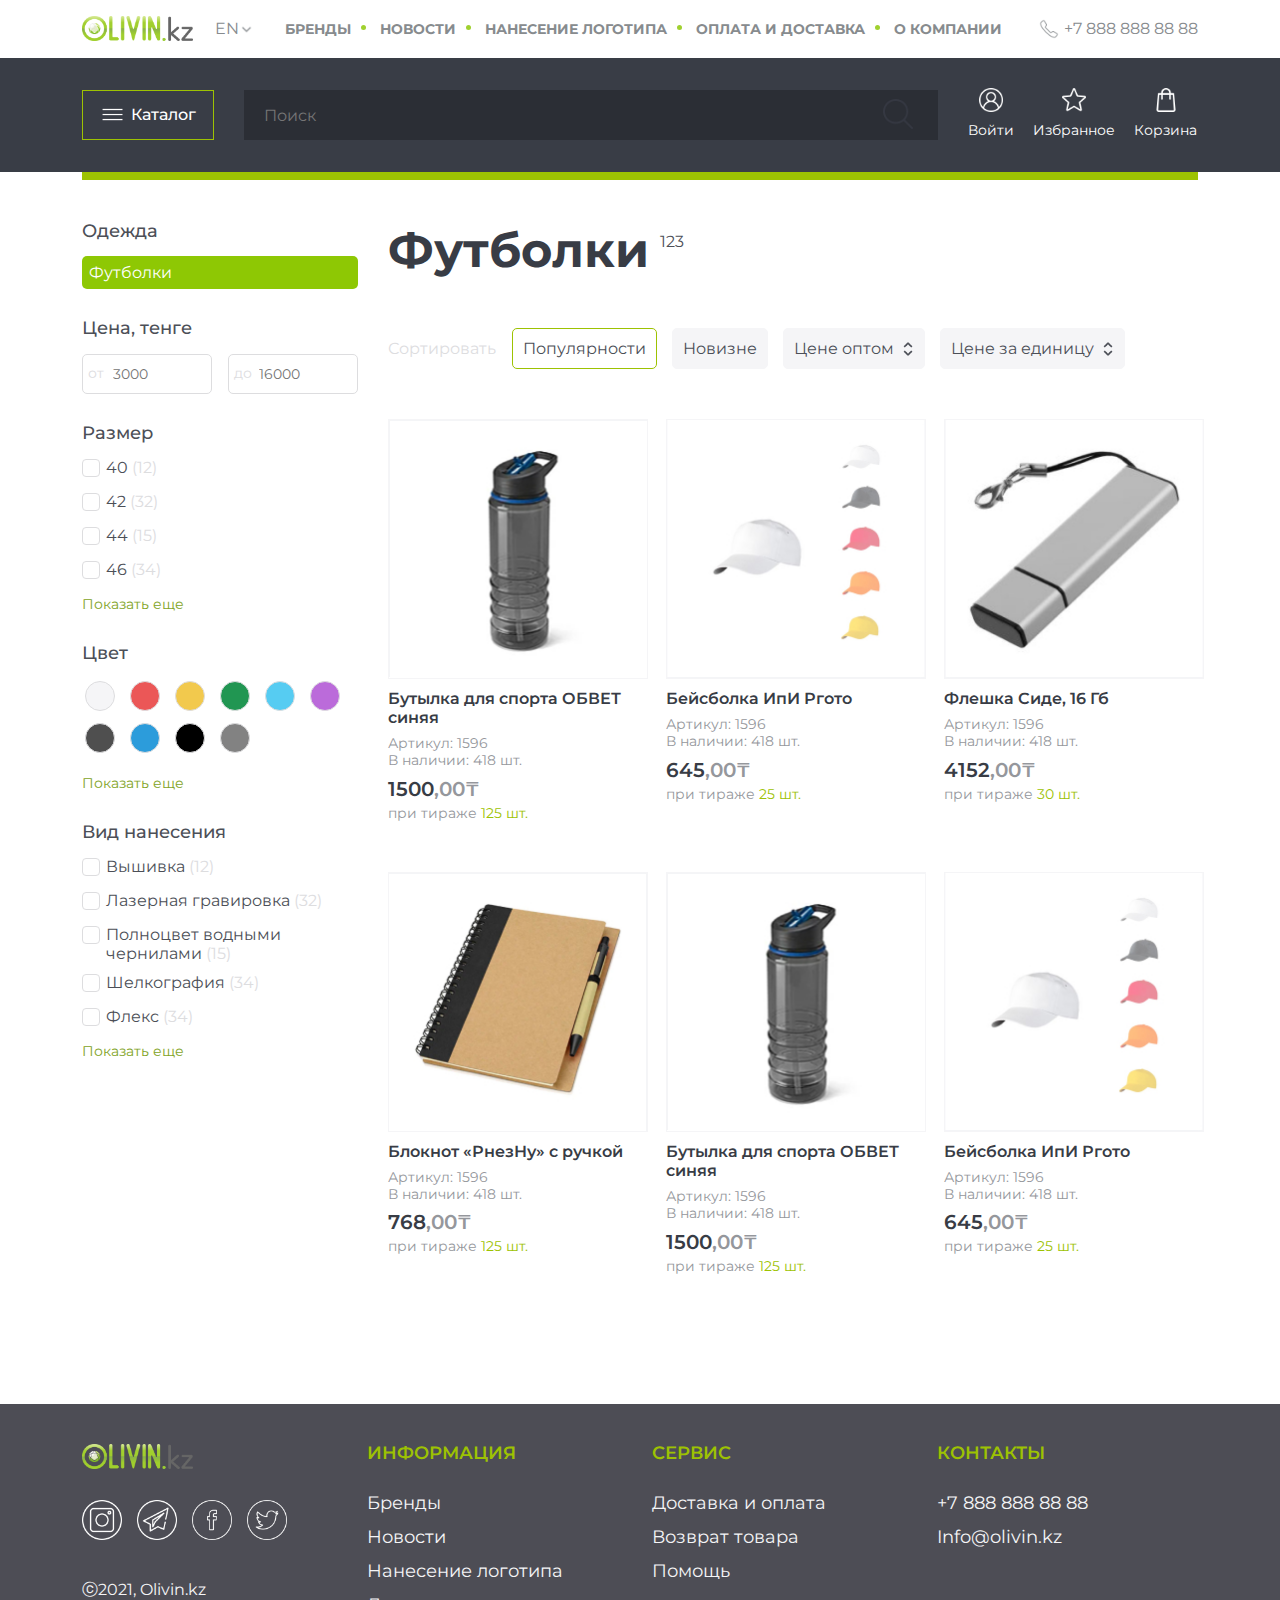
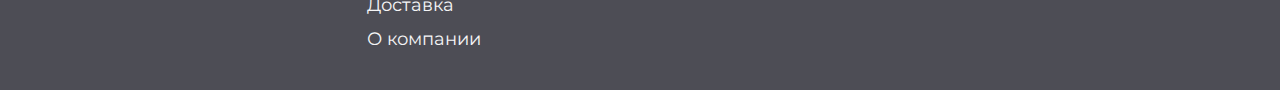
<file: catalog.html>
<!doctype html>
<html lang="ru">
<head>
    <meta charset="utf-8" />
    <meta name="viewport" content="width=device-width, initial-scale=1">
    <title>catalog</title>
    <link rel="stylesheet" href="plugin/bootstrap/css/bootstrap.min.css" />
    <link rel="stylesheet" href="style.css" />
    <link href="plugin/swiper/swiper-bundle.min.css" rel="stylesheet">
    <script src="plugin/swiper/swiper-bundle.min.js"></script>
    <script src="plugin/bootstrap/js/bootstrap.bundle.min.js"></script>
    <script src="plugin/jquery-3.6.1.min.js"></script>
    <script src="script.js" defer></script>
</head>
<body>
<header>
    <section>
        <div class="menu-top">
            <div class="container">
                <div class="menu-wrapper">
                    <div class="img-logo">
                        <img src="icons/logo.PNG" class="img-fluid">
                    </div>
                    <div class="lang-block">EN</div>
                    <div class="nav-list d-none d-lg-block">
                        <a href="#" class="menu-item">бренды</a>
                        <a href="#" class="menu-item">новости</a>
                        <a href="#" class="menu-item">нанесение логотипа</a>
                        <a href="#" class="menu-item">оплата и доставка</a>
                        <a href="#" class="menu-item">о компании</a>
                    </div>
                    <div class="tel-block d-none d-lg-block">
                        <a href="#">+7 888 888 88 88</a>
                    </div>
                    <div class="burger-btn d-lg-none">
                        <img src="icons/menu.png" alt="" class="img-fluid">
                    </div>
                    <div class="mobile-menu">
                        <div class="mobile-menu__header">
                            <div class="close-btn">
                                <img src="icons/close.png" class="img-fluid">
                            </div>
                        </div>
                        <div class="mobile-menu__nav">
                            <a href="#" class="menu-item">бренды</a>
                            <a href="#" class="menu-item">новости</a>
                            <a href="#" class="menu-item">нанесение логотипа</a>
                            <a href="#" class="menu-item">оплата и доставка</a>
                            <a href="#" class="menu-item">о компании</a>
                        </div>
                        <div class="tel-block">
                            <a href="#">+7 888 888 88 88</a>
                        </div>
                    </div>
                </div>
            </div>
        </div>
    </section>
    <section>
        <div class="menu-bottom">
            <div class="container">
                <div class="under-menu">
                    <div class="menu-catalog-btn">
                        Каталог
                    </div>
                    <div class="search-block">
                        <form>
                            <input type="text" placeholder="Поиск" class="search-area">
                            <button class="search-btn"></button>
                        </form>
                    </div>
                    <div class="users-block">
                        <a href="#" class="user-item account" data-bs-toggle="modal" data-bs-target="#loginModal">Войти</a>
                        <a href="#" class="user-item fav">Избранное</a>
                        <a href="#" class="user-item bag">Корзина</a>
                    </div>
                    <div class="catalog-popup">
                        <ul class="catalog-list">
                            <li class="popup-item parent">
                                <span class="category-label"></span>
                                <a href="#" class="popup-link">Игры</a>
                                <ul class="catalog-list submenu">
                                    <li class="popup-item">
                                        <a href="#" class="popup-link">Блокноты</a>
                                    </li>
                                    <li class="popup-item parent">
                                        <span class="category-label"></span>
                                        <a href="#" class="popup-link">Игры</a>
                                        <ul class="catalog-list submenu">
                                            <li class="popup-item parent">
                                                <span class="category-label"></span>
                                                <a href="#" class="popup-link">Блокноты</a>
                                                <ul class="catalog-list submenu">
                                                    <li class="popup-item">
                                                        <a href="#" class="popup-link">Блокноты</a>
                                                    </li>
                                                    <li class="popup-item parent">
                                                        <a href="#" class="popup-link">Игры</a>
                                                    </li>
                                                    <li class="popup-item">
                                                        <a href="#" class="popup-link">Одежда</a>
                                                    </li>
                                                </ul>
                                            </li>
                                            <li class="popup-item">
                                                <a href="#" class="popup-link">Значки</a>
                                            </li>
                                            <li class="popup-item">
                                                <a href="#" class="popup-link">Одежда</a>
                                            </li>
                                        </ul>
                                    </li>
                                    <li class="popup-item parent">
                                        <span class="category-label"></span>
                                        <a href="#" class="popup-link">Одежда</a>
                                        <ul class="catalog-list submenu">
                                            <li class="popup-item">
                                                <a href="#" class="popup-link">Блокноты</a>
                                            </li>
                                            <li class="popup-item parent">
                                                <a href="#" class="popup-link">Игры</a>
                                            </li>
                                            <li class="popup-item">
                                                <a href="#" class="popup-link">Одежда</a>
                                            </li>
                                        </ul>
                                    </li>
                                </ul>
                            </li>
                            <li class="popup-item">
                                <a href="#" class="popup-link">Блокноты</a>
                            </li>
                            <li class="popup-item">
                                <a href="#" class="popup-link">Значки</a>
                            </li>
                            <li class="popup-item">
                                <a href="#" class="popup-link">Одежда</a>
                            </li>
                            <li class="popup-item parent">
                                <span class="category-label"></span>
                                <a href="#" class="popup-link">Посуда</a>
                                <ul class="catalog-list submenu">
                                    <li class="popup-item">
                                        <a href="#" class="popup-link">Блокноты</a>
                                    </li>
                                    <li class="popup-item parent">
                                        <span class="category-label"></span>
                                        <a href="#" class="popup-link">Игры</a>
                                        <ul class="catalog-list submenu">
                                            <li class="popup-item">
                                                <a href="#" class="popup-link">Блокноты</a>
                                            </li>
                                            <li class="popup-item">
                                                <a href="#" class="popup-link">Значки</a>
                                            </li>
                                            <li class="popup-item">
                                                <a href="#" class="popup-link">Одежда</a>
                                            </li>
                                        </ul>
                                    </li>
                                    <li class="popup-item">
                                        <a href="#" class="popup-link">Одежда</a>
                                    </li>
                                </ul>
                            </li>
                        </ul>
                    </div>
                </div>
            </div>
        </div>
    </section>
</header>
<main>
    <section>
        <div class="container">
            <div class="catalog-wrapper">
                <div class="catalog-category">
                    <div class="category-item">
                        <div class="category-title">Одежда</div>
                        <div class="category-major">Футболки</div>
                    </div>
                    <div class="category-item">
                        <div class="category-title">Цена, тенге</div>
                        <div class="d-flex">
                            <div class="catalog-price">
                                <input type="text" placeholder="3000" class="category-price">
                                <div class="category-price-label">от</div>
                            </div>
                            <div class="catalog-price ms-3">
                                <input type="text" placeholder="16000" class="category-price">
                                <div class="category-price-label">до</div>
                            </div>
                        </div>
                    </div>
                    <div class="category-item">
                        <div class="category-title">Размер</div>
                        <div class="category-check-list">
                            <div class="form-check">
                                <input class="form-check-input" type="checkbox" value="" id="size-40">
                                <label class="form-check-label" for="size-40">
                                    40 <span class="size-lot">(12)</span>
                                </label>
                            </div>
                            <div class="form-check">
                                <input class="form-check-input" type="checkbox" value="" id="size-42">
                                <label class="form-check-label" for="size-42">
                                    42 <span class="size-lot">(32)</span>
                                </label>
                            </div>
                            <div class="form-check">
                                <input class="form-check-input" type="checkbox" value="" id="size-44">
                                <label class="form-check-label" for="size-44">
                                    44 <span class="size-lot">(15)</span>
                                </label>
                            </div>
                            <div class="form-check">
                                <input class="form-check-input" type="checkbox" value="" id="size-46">
                                <label class="form-check-label" for="size-46">
                                    46 <span class="size-lot">(34)</span>
                                </label>
                            </div>
                        </div>
                        <div class="link-more-block">
                            <a href="#" class="link-more">Показать еще</a>
                        </div>
                    </div>
                    <div class="category-item">
                        <div class="category-title">Цвет</div>
                        <div>
                            <div class="form-check category-color">
                                <input class="form-check-input" type="checkbox" value="" id="color-white">
                                <label class="form-check-label check-color" for="color-white">
                                    <span style="background: #F5f5f7;"></span>
                                </label>
                            </div>
                            <div class="form-check category-color">
                                <input class="form-check-input" type="checkbox" value="" id="color-red">
                                <label class="form-check-label check-color" for="color-red">
                                    <span style="background: #eb5757;"></span>
                                </label>
                            </div>
                            <div class="form-check category-color">
                                <input class="form-check-input" type="checkbox" value="" id="color-yellow">
                                <label class="form-check-label check-color" for="color-yellow">
                                    <span style="background: #f2c94d;"></span>
                                </label>
                            </div>
                            <div class="form-check category-color">
                                <input class="form-check-input" type="checkbox" value="" id="color-green">
                                <label class="form-check-label check-color" for="color-green">
                                    <span style="background: #219652;"></span>
                                </label>
                            </div>
                            <div class="form-check category-color">
                                <input class="form-check-input" type="checkbox" value="" id="color-blue">
                                <label class="form-check-label check-color" for="color-blue">
                                    <span style="background: #56ccf2;"></span>
                                </label>
                            </div>
                            <div class="form-check category-color">
                                <input class="form-check-input" type="checkbox" value="" id="color-purple">
                                <label class="form-check-label check-color" for="color-purple">
                                    <span style="background: #bb6bda;"></span>
                                </label>
                            </div>
                            <div class="form-check category-color">
                                <input class="form-check-input" type="checkbox" value="" id="color-dark-grey">
                                <label class="form-check-label check-color" for="color-dark-grey">
                                    <span style="background: #4f4f4f;"></span>
                                </label>
                            </div>
                            <div class="form-check category-color">
                                <input class="form-check-input" type="checkbox" value="" id="color-ultramarine">
                                <label class="form-check-label check-color" for="color-ultramarine">
                                    <span style="background: #2c9cdb;"></span>
                                </label>
                            </div>
                            <div class="form-check category-color">
                                <input class="form-check-input" type="checkbox" value="" id="color-black">
                                <label class="form-check-label check-color" for="color-black">
                                    <span style="background: #000000;"></span>
                                </label>
                            </div>
                            <div class="form-check category-color">
                                <input class="form-check-input" type="checkbox" value="" id="color-grey">
                                <label class="form-check-label check-color" for="color-grey">
                                    <span style="background: #828282;"></span>
                                </label>
                            </div>
                        </div>
                        <div class="link-more-block">
                            <a href="#" class="link-more">Показать еще</a>
                        </div>
                    </div>
                    <div class="category-item">
                        <div class="category-title">Вид нанесения</div>
                        <div class="category-check-list">
                            <div class="form-check">
                                <input class="form-check-input" type="checkbox" value="" id="type-embroidery">
                                <label class="form-check-label" for="type-embroidery">
                                    Вышивка <span class="size-lot">(12)</span>
                                </label>
                            </div>
                            <div class="form-check">
                                <input class="form-check-input" type="checkbox" value="" id="type-laser">
                                <label class="form-check-label" for="type-laser">
                                    Лазерная гравировка <span class="size-lot">(32)</span>
                                </label>
                            </div>
                            <div class="form-check">
                                <input class="form-check-input" type="checkbox" value="" id="type-ink">
                                <label class="form-check-label" for="type-ink">
                                    Полноцвет водными чернилами <span class="size-lot">(15)</span>
                                </label>
                            </div>
                            <div class="form-check">
                                <input class="form-check-input" type="checkbox" value="" id="type-silk">
                                <label class="form-check-label" for="type-silk">
                                    Шелкография <span class="size-lot">(34)</span>
                                </label>
                            </div>
                            <div class="form-check">
                                <input class="form-check-input" type="checkbox" value="" id="type-flex">
                                <label class="form-check-label" for="type-flex">
                                    Флекс <span class="size-lot">(34)</span>
                                </label>
                            </div>
                        </div>
                        <div class="link-more-block">
                            <a href="#" class="link-more">Показать еще</a>
                        </div>
                    </div>
                </div>
                <div class="catalog-basic">
                    <div class="catalog-basic__title">
                        <h3 class="title-3">
                            Футболки
                        </h3>
                        <span class="amount">123</span>
                    </div>
                    <div class="catalog-sort">
                        <div class="me-3 mt-3">Сортировать</div>
                        <a href="#" class="sort-btn active">Популярности</a>
                        <a href="#" class="sort-btn">Новизне</a>
                        <a href="#" class="sort-btn arrow">Цене оптом</a>
                        <a href="#" class="sort-btn arrow">Цене за единицу</a>
                    </div>
                    <div class="catalog-result">
                        <div class="row">
                            <div class="col-12 col-sm-6 col-xl-4">
                                <a href="#" class="product-card ">
                                    <div class="product-img">
                                        <img src="img/card-1.png" class="img-fluid">
                                    </div>
                                    <div class="product-title">Бутылка для спорта ОБВЕТ синяя</div>
                                    <div class="product-description">
                                        <div>
                                            Артикул: <span>1596</span>
                                        </div>
                                        <div>
                                            В наличии: <span>418</span> шт.
                                        </div>
                                    </div>
                                    <div class="product-price">
                                        1500<span class="value">,00₸</span>
                                    </div>
                                    <div class="product-description mt-1">
                                        при тираже <span class="amount">125 шт.</span>
                                    </div>
                                </a>
                            </div>
                            <div class="col-12 col-sm-6 col-xl-4">
                                <a href="#" class="product-card">
                                    <div class="product-img">
                                        <img src="img/card-2.png" class="img-fluid">
                                    </div>
                                    <div class="product-title">Бейсболка ИпИ Ргото</div>
                                    <div class="product-description">
                                        <div>
                                            Артикул: <span>1596</span>
                                        </div>
                                        <div>
                                            В наличии: <span>418</span> шт.
                                        </div>
                                    </div>
                                    <div class="product-price">
                                        645<span class="value">,00₸</span>
                                    </div>
                                    <div class="product-description mt-1">
                                        при тираже <span class="amount">25 шт.</span>
                                    </div>
                                </a>
                            </div>
                            <div class="col-12 col-sm-6 col-xl-4">
                                <a href="#" class="product-card">
                                    <div class="product-img">
                                        <img src="img/card-3.png" class="img-fluid">
                                    </div>
                                    <div class="product-title">Флешка Сиде, 16 Гб</div>
                                    <div class="product-description">
                                        <div>
                                            Артикул: <span>1596</span>
                                        </div>
                                        <div>
                                            В наличии: <span>418</span> шт.
                                        </div>
                                    </div>
                                    <div class="product-price">
                                        4152<span class="value">,00₸</span>
                                    </div>
                                    <div class="product-description mt-1">
                                        при тираже <span class="amount">30 шт.</span>
                                    </div>
                                </a>
                            </div>
                            <div class="col-12 col-sm-6 col-xl-4">
                                <a href="#" class="product-card">
                                    <div class="product-img">
                                        <img src="img/card-4.png" class="img-fluid">
                                    </div>
                                    <div class="product-title">Блокнот «РнезНу» с ручкой</div>
                                    <div class="product-description">
                                        <div>
                                            Артикул: <span>1596</span>
                                        </div>
                                        <div>
                                            В наличии: <span>418</span> шт.
                                        </div>
                                    </div>
                                    <div class="product-price">
                                        768<span class="value">,00₸</span>
                                    </div>
                                    <div class="product-description mt-1">
                                        при тираже <span class="amount">125 шт.</span>
                                    </div>
                                </a>
                            </div>
                            <div class="col-12 col-sm-6 col-xl-4">
                                <a href="#" class="product-card">
                                    <div class="product-img">
                                        <img src="img/card-1.png" class="img-fluid">
                                    </div>
                                    <div class="product-title">Бутылка для спорта ОБВЕТ синяя</div>
                                    <div class="product-description">
                                        <div>
                                            Артикул: <span>1596</span>
                                        </div>
                                        <div>
                                            В наличии: <span>418</span> шт.
                                        </div>
                                    </div>
                                    <div class="product-price">
                                        1500<span class="value">,00₸</span>
                                    </div>
                                    <div class="product-description mt-1">
                                        при тираже <span class="amount">125 шт.</span>
                                    </div>
                                </a>
                            </div>
                            <div class="col-12 col-sm-6 col-xl-4">
                                <a href="#" class="product-card">
                                    <div class="product-img">
                                        <img src="img/card-2.png" class="img-fluid">
                                    </div>
                                    <div class="product-title">Бейсболка ИпИ Ргото</div>
                                    <div class="product-description">
                                        <div>
                                            Артикул: <span>1596</span>
                                        </div>
                                        <div>
                                            В наличии: <span>418</span> шт.
                                        </div>
                                    </div>
                                    <div class="product-price">
                                        645<span class="value">,00₸</span>
                                    </div>
                                    <div class="product-description mt-1">
                                        при тираже <span class="amount">25 шт.</span>
                                    </div>
                                </a>
                            </div>
                        </div>
                    </div>
                </div>
            </div>
        </div>
    </section>
</main>
<footer>
    <div class="container">
        <div class="footer-wrapper">
            <div class="row">
                <div class="col-12 col-sm-6 col-md-3">
                    <div class="img-logo">
                        <img src="icons/logo.PNG" class="img-fluid">
                    </div>
                    <div class="footer-network">
                        <a href="#">
                            <img src="icons/instagram.png" class="img-fluid">
                        </a>
                        <a href="#">
                            <img src="icons/telegram.png" class="img-fluid">
                        </a>
                        <a href="#">
                            <img src="icons/facebook.png" class="img-fluid">
                        </a>
                        <a href="#">
                            <img src="icons/twitter.png" class="img-fluid">
                        </a>
                    </div>
                    <div class="d-none d-sm-block">ⓒ2021, Olivin.kz</div>
                </div>
                <div class="col-12 col-sm-6 col-md-3 mt-4 mt-sm-0">
                    <div class="footer-title">
                        Информация
                    </div>
                    <a href="#" class="footer-link">Бренды</a>
                    <a href="#" class="footer-link">Новости</a>
                    <a href="#" class="footer-link">Нанесение логотипа</a>
                    <a href="#" class="footer-link">Доставка</a>
                    <a href="#" class="footer-link">О компании</a>
                </div>
                <div class="col-12 col-sm-6 col-md-3 mt-5 mt-md-0">
                    <div class="footer-title">
                        Сервис
                    </div>
                    <a href="#" class="footer-link">Доставка и оплата</a>
                    <a href="#" class="footer-link">Возврат товара</a>
                    <a href="#" class="footer-link">Помощь</a>
                </div>
                <div class="col-12 col-sm-6 col-md-3 mt-5 mt-md-0">
                    <div class="footer-title">
                        Контакты
                    </div>
                    <a href="#" class="footer-link">+7 888 888 88 88</a>
                    <a href="#" class="footer-link">Info@olivin.kz</a>
                </div>
                <div class="mt-5 d-sm-none">ⓒ2021, Olivin.kz</div>
            </div>
        </div>
    </div>
</footer>
<div class="modal fade modal-auth" id="loginModal" tabindex="-1" aria-labelledby="loginModalLabel" aria-hidden="true">
    <div class="modal-dialog">
        <div class="modal-content">
            <div class="modal-header">
                <h5 class="modal-title" id="loginModalLabel">Авторизация</h5>
                <button type="button" class="btn-close" data-bs-dismiss="modal" aria-label="Close"></button>
            </div>
            <div class="modal-body">
                <form class="auth-form">
                    <input type="text" class="form-control" id="authFormLogin" placeholder="Логин">
                    <input type="text" class="form-control" id="authFormPassword" placeholder="Пароль">
                    <a href="#" class="auth-link mt-3">Забыли пароль?</a>
                    <div class="auth-option">
                        <a href="#" class="btn btn-secondary btn-auth success">Войти</a>
                        <a href="#" class="btn btn-secondary btn-auth" data-bs-toggle="modal" data-bs-target="#registerModal">Регистрация</a>
                    </div>
                </form>
            </div>
        </div>
    </div>
</div>

<div class="modal fade modal-auth" id="registerModal" tabindex="-1" aria-labelledby="registerModalLabel" aria-hidden="true">
    <div class="modal-dialog">
        <div class="modal-content">
            <div class="modal-header">
                <h5 class="modal-title" id="registerModalLabel">Регистрация</h5>
                <button type="button" class="btn-close" data-bs-dismiss="modal" aria-label="Close"></button>
            </div>
            <div class="modal-body">
                <form class="auth-form">
                    <input type="text" class="form-control" placeholder="Мобильный номер">
                    <input type="text" class="form-control" placeholder="Имя">
                    <input type="text" class="form-control" placeholder="Фамилия">
                    <input type="text" class="form-control" placeholder="Логин">
                    <input type="text" class="form-control"  placeholder="Пароль">
                    <input type="text" class="form-control" placeholder="Поддтвердите пароль">
                    <input type="text" class="form-control" placeholder="Email">
                    <div class="auth-option">
                        <a href="#" class="btn btn-secondary btn-auth d-none d-sm-flex">Отмена</a>
                        <a href="#" class="btn btn-secondary btn-auth success">Регистрация</a>
                    </div>
                </form>
            </div>
        </div>
    </div>
</div>
<div class="overlay"></div>
</body>
</html>
</file>
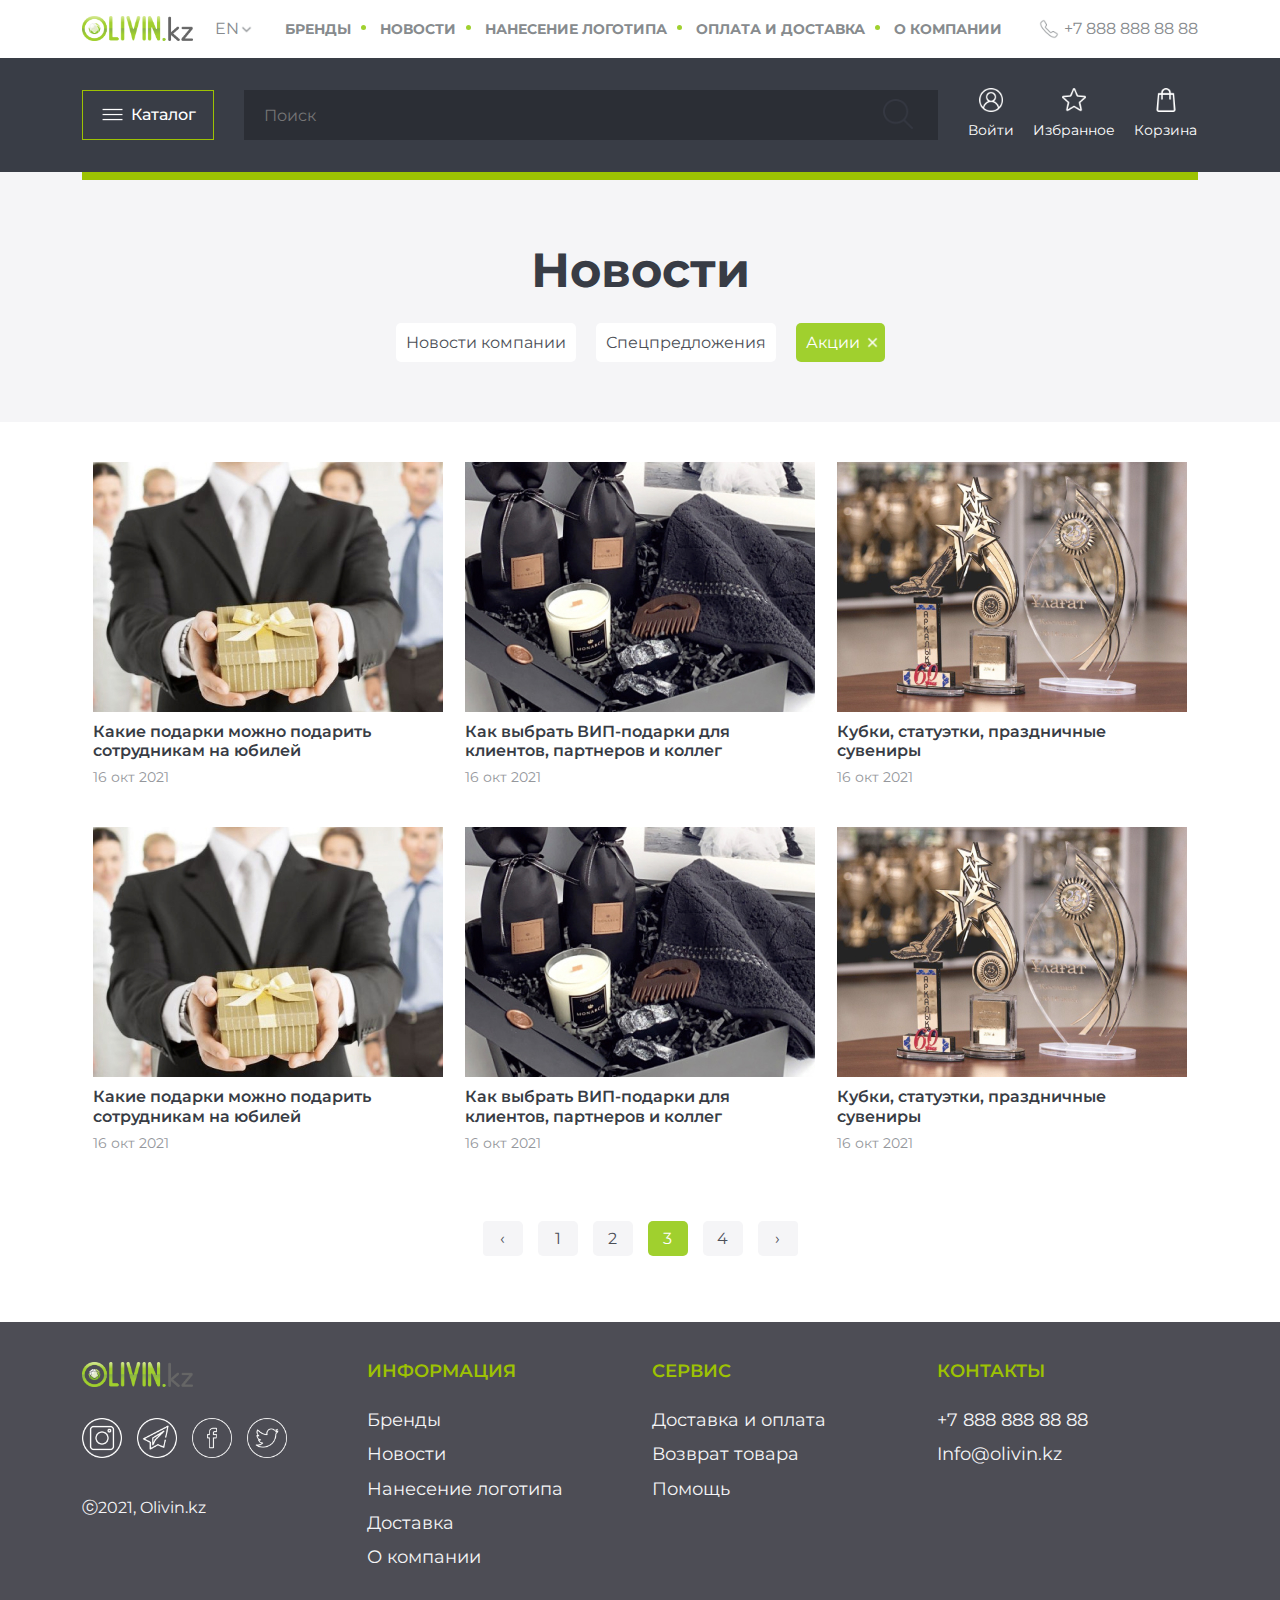
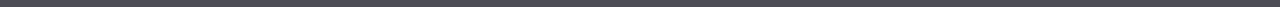
<file: news.html>
<!doctype html>
<html lang="ru">
<head>
    <meta charset="utf-8" />
    <meta name="viewport" content="width=device-width, initial-scale=1">
    <title>news</title>
    <link rel="stylesheet" href="plugin/bootstrap/css/bootstrap.min.css" />
    <link rel="stylesheet" href="style.css" />
    <link href="plugin/swiper/swiper-bundle.min.css" rel="stylesheet">
    <script src="plugin/swiper/swiper-bundle.min.js"></script>
    <script src="plugin/bootstrap/js/bootstrap.bundle.min.js"></script>
    <script src="plugin/jquery-3.6.1.min.js"></script>
    <script src="script.js" defer></script>
</head>
<body>
<header>
    <section>
        <div class="menu-top">
            <div class="container">
                <div class="menu-wrapper">
                    <div class="img-logo">
                        <img src="icons/logo.PNG" class="img-fluid">
                    </div>
                    <div class="lang-block">EN</div>
                    <div class="nav-list d-none d-lg-block">
                        <a href="#" class="menu-item">бренды</a>
                        <a href="#" class="menu-item">новости</a>
                        <a href="#" class="menu-item">нанесение логотипа</a>
                        <a href="#" class="menu-item">оплата и доставка</a>
                        <a href="#" class="menu-item">о компании</a>
                    </div>
                    <div class="tel-block d-none d-lg-block">
                        <a href="#">+7 888 888 88 88</a>
                    </div>
                    <div class="burger-btn d-lg-none">
                        <img src="icons/menu.png" alt="" class="img-fluid">
                    </div>
                    <div class="mobile-menu">
                        <div class="mobile-menu__header">
                            <div class="close-btn">
                                <img src="icons/close.png" class="img-fluid">
                            </div>
                        </div>
                        <div class="mobile-menu__nav">
                            <a href="#" class="menu-item">бренды</a>
                            <a href="#" class="menu-item">новости</a>
                            <a href="#" class="menu-item">нанесение логотипа</a>
                            <a href="#" class="menu-item">оплата и доставка</a>
                            <a href="#" class="menu-item">о компании</a>
                        </div>
                        <div class="tel-block">
                            <a href="#">+7 888 888 88 88</a>
                        </div>
                    </div>
                </div>
            </div>
        </div>
    </section>
    <section>
        <div class="menu-bottom">
            <div class="container">
                <div class="under-menu">
                    <div class="menu-catalog-btn">
                        Каталог
                    </div>
                    <div class="search-block">
                        <form>
                            <input type="text" placeholder="Поиск" class="search-area">
                            <button class="search-btn"></button>
                        </form>
                    </div>
                    <div class="users-block">
                        <a href="#" class="user-item account" data-bs-toggle="modal" data-bs-target="#loginModal">Войти</a>
                        <a href="#" class="user-item fav">Избранное</a>
                        <a href="#" class="user-item bag">Корзина</a>
                    </div>
                    <div class="catalog-popup">
                        <ul class="catalog-list">
                            <li class="popup-item parent">
                                <span class="category-label"></span>
                                <a href="#" class="popup-link">Игры</a>
                                <ul class="catalog-list submenu">
                                    <li class="popup-item">
                                        <a href="#" class="popup-link">Блокноты</a>
                                    </li>
                                    <li class="popup-item parent">
                                        <span class="category-label"></span>
                                        <a href="#" class="popup-link">Игры</a>
                                        <ul class="catalog-list submenu">
                                            <li class="popup-item parent">
                                                <span class="category-label"></span>
                                                <a href="#" class="popup-link">Блокноты</a>
                                                <ul class="catalog-list submenu">
                                                    <li class="popup-item">
                                                        <a href="#" class="popup-link">Блокноты</a>
                                                    </li>
                                                    <li class="popup-item parent">
                                                        <a href="#" class="popup-link">Игры</a>
                                                    </li>
                                                    <li class="popup-item">
                                                        <a href="#" class="popup-link">Одежда</a>
                                                    </li>
                                                </ul>
                                            </li>
                                            <li class="popup-item">
                                                <a href="#" class="popup-link">Значки</a>
                                            </li>
                                            <li class="popup-item">
                                                <a href="#" class="popup-link">Одежда</a>
                                            </li>
                                        </ul>
                                    </li>
                                    <li class="popup-item parent">
                                        <span class="category-label"></span>
                                        <a href="#" class="popup-link">Одежда</a>
                                        <ul class="catalog-list submenu">
                                            <li class="popup-item">
                                                <a href="#" class="popup-link">Блокноты</a>
                                            </li>
                                            <li class="popup-item parent">
                                                <a href="#" class="popup-link">Игры</a>
                                            </li>
                                            <li class="popup-item">
                                                <a href="#" class="popup-link">Одежда</a>
                                            </li>
                                        </ul>
                                    </li>
                                </ul>
                            </li>
                            <li class="popup-item">
                                <a href="#" class="popup-link">Блокноты</a>
                            </li>
                            <li class="popup-item">
                                <a href="#" class="popup-link">Значки</a>
                            </li>
                            <li class="popup-item">
                                <a href="#" class="popup-link">Одежда</a>
                            </li>
                            <li class="popup-item parent">
                                <span class="category-label"></span>
                                <a href="#" class="popup-link">Посуда</a>
                                <ul class="catalog-list submenu">
                                    <li class="popup-item">
                                        <a href="#" class="popup-link">Блокноты</a>
                                    </li>
                                    <li class="popup-item parent">
                                        <span class="category-label"></span>
                                        <a href="#" class="popup-link">Игры</a>
                                        <ul class="catalog-list submenu">
                                            <li class="popup-item">
                                                <a href="#" class="popup-link">Блокноты</a>
                                            </li>
                                            <li class="popup-item">
                                                <a href="#" class="popup-link">Значки</a>
                                            </li>
                                            <li class="popup-item">
                                                <a href="#" class="popup-link">Одежда</a>
                                            </li>
                                        </ul>
                                    </li>
                                    <li class="popup-item">
                                        <a href="#" class="popup-link">Одежда</a>
                                    </li>
                                </ul>
                            </li>
                        </ul>
                    </div>
                </div>
            </div>
        </div>
    </section>
</header>
<main>
    <section>
        <div class="news-top">
            <div class="container">
                <div>
                    <h3 class="title-3 text-center">Новости</h3>
                    <div class="news-tags">
                        <a href="#" class="news-tag">Новости компании</a>
                        <a href="#" class="news-tag">Спецпредложения</a>
                        <a href="#" class="news-tag active">Акции</a>
                    </div>
                </div>
            </div>
        </div>
    </section>
    <section>
        <div class="container">
            <div class="news-wrapper">
                <a href="#" class="news-item">
                    <div class="news-img">
                        <img src="img/news-2.png" class="img-fluid">
                    </div>
                    <div class="news-title">
                        Какие подарки можно подарить сотрудникам на юбилей
                    </div>
                    <div class="news-date">16 окт 2021</div>
                </a>
                <a href="#" class="news-item">
                    <div class="news-img">
                        <img src="img/news-3.png" class="img-fluid">
                    </div>
                    <div class="news-title">
                        Как выбрать ВИП-подарки для клиентов, партнеров и коллег
                    </div>
                    <div class="news-date">16 окт 2021</div>
                </a>
                <a href="#" class="news-item">
                    <div class="news-img">
                        <img src="img/news-4.png" class="img-fluid">
                    </div>
                    <div class="news-title">
                        Кубки, статуэтки, праздничные сувениры
                    </div>
                    <div class="news-date">16 окт 2021</div>
                </a>
                <a href="#" class="news-item">
                    <div class="news-img">
                        <img src="img/news-2.png" class="img-fluid">
                    </div>
                    <div class="news-title">
                        Какие подарки можно подарить сотрудникам на юбилей
                    </div>
                    <div class="news-date">16 окт 2021</div>
                </a>
                <a href="#" class="news-item">
                    <div class="news-img">
                        <img src="img/news-3.png" class="img-fluid">
                    </div>
                    <div class="news-title">
                        Как выбрать ВИП-подарки для клиентов, партнеров и коллег
                    </div>
                    <div class="news-date">16 окт 2021</div>
                </a>
                <a href="#" class="news-item">
                    <div class="news-img">
                        <img src="img/news-4.png" class="img-fluid">
                    </div>
                    <div class="news-title">
                        Кубки, статуэтки, праздничные сувениры
                    </div>
                    <div class="news-date">16 окт 2021</div>
                </a>
            </div>
        </div>
    </section>
    <section>
        <div class="container">
            <div class="pagination-block">
                <nav aria-label="page-navigation" class="pagination-nav">
                    <ul class="pagination">
                        <li class="page-item">
                            <a class="page-link" href="#" aria-label="Previous">
                                <span aria-hidden="true">&lsaquo;</span>
                            </a>
                        </li>
                        <li class="page-item"><a class="page-link" href="#">1</a></li>
                        <li class="page-item"><a class="page-link" href="#">2</a></li>
                        <li class="page-item"><a class="page-link active" href="#">3</a></li>
                        <li class="page-item"><a class="page-link" href="#">4</a></li>
                        <li class="page-item">
                            <a class="page-link" href="#" aria-label="Next">
                                <span aria-hidden="true">&rsaquo;</span>
                            </a>
                        </li>
                    </ul>
                </nav>
            </div>
        </div>
    </section>
</main>
<footer>
    <div class="container">
        <div class="footer-wrapper">
            <div class="row">
                <div class="col-12 col-sm-6 col-md-3">
                    <div class="img-logo">
                        <img src="icons/logo.PNG" class="img-fluid">
                    </div>
                    <div class="footer-network">
                        <a href="#">
                            <img src="icons/instagram.png" class="img-fluid">
                        </a>
                        <a href="#">
                            <img src="icons/telegram.png" class="img-fluid">
                        </a>
                        <a href="#">
                            <img src="icons/facebook.png" class="img-fluid">
                        </a>
                        <a href="#">
                            <img src="icons/twitter.png" class="img-fluid">
                        </a>
                    </div>
                    <div class="d-none d-sm-block">ⓒ2021, Olivin.kz</div>
                </div>
                <div class="col-12 col-sm-6 col-md-3 mt-4 mt-sm-0">
                    <div class="footer-title">
                        Информация
                    </div>
                    <a href="#" class="footer-link">Бренды</a>
                    <a href="#" class="footer-link">Новости</a>
                    <a href="#" class="footer-link">Нанесение логотипа</a>
                    <a href="#" class="footer-link">Доставка</a>
                    <a href="#" class="footer-link">О компании</a>
                </div>
                <div class="col-12 col-sm-6 col-md-3 mt-5 mt-md-0">
                    <div class="footer-title">
                        Сервис
                    </div>
                    <a href="#" class="footer-link">Доставка и оплата</a>
                    <a href="#" class="footer-link">Возврат товара</a>
                    <a href="#" class="footer-link">Помощь</a>
                </div>
                <div class="col-12 col-sm-6 col-md-3 mt-5 mt-md-0">
                    <div class="footer-title">
                        Контакты
                    </div>
                    <a href="#" class="footer-link">+7 888 888 88 88</a>
                    <a href="#" class="footer-link">Info@olivin.kz</a>
                </div>
                <div class="mt-5 d-sm-none">ⓒ2021, Olivin.kz</div>
            </div>
        </div>
    </div>
</footer>
<div class="modal fade modal-auth" id="loginModal" tabindex="-1" aria-labelledby="loginModalLabel" aria-hidden="true">
    <div class="modal-dialog">
        <div class="modal-content">
            <div class="modal-header">
                <h5 class="modal-title" id="loginModalLabel">Авторизация</h5>
                <button type="button" class="btn-close" data-bs-dismiss="modal" aria-label="Close"></button>
            </div>
            <div class="modal-body">
                <form class="auth-form">
                    <input type="text" class="form-control" id="authFormLogin" placeholder="Логин">
                    <input type="text" class="form-control" id="authFormPassword" placeholder="Пароль">
                    <a href="#" class="auth-link mt-3">Забыли пароль?</a>
                    <div class="auth-option">
                        <a href="#" class="btn btn-secondary btn-auth success">Войти</a>
                        <a href="#" class="btn btn-secondary btn-auth" data-bs-toggle="modal" data-bs-target="#registerModal">Регистрация</a>
                    </div>
                </form>
            </div>
        </div>
    </div>
</div>

<div class="modal fade modal-auth" id="registerModal" tabindex="-1" aria-labelledby="registerModalLabel" aria-hidden="true">
    <div class="modal-dialog">
        <div class="modal-content">
            <div class="modal-header">
                <h5 class="modal-title" id="registerModalLabel">Регистрация</h5>
                <button type="button" class="btn-close" data-bs-dismiss="modal" aria-label="Close"></button>
            </div>
            <div class="modal-body">
                <form class="auth-form">
                    <input type="text" class="form-control" placeholder="Мобильный номер">
                    <input type="text" class="form-control" placeholder="Имя">
                    <input type="text" class="form-control" placeholder="Фамилия">
                    <input type="text" class="form-control" placeholder="Логин">
                    <input type="text" class="form-control"  placeholder="Пароль">
                    <input type="text" class="form-control" placeholder="Поддтвердите пароль">
                    <input type="text" class="form-control" placeholder="Email">
                    <div class="auth-option">
                        <a href="#" class="btn btn-secondary btn-auth d-none d-sm-flex">Отмена</a>
                        <a href="#" class="btn btn-secondary btn-auth success">Регистрация</a>
                    </div>
                </form>
            </div>
        </div>
    </div>
</div>
<div class="overlay"></div>
</body>
</html>
</file>
<file: style.css>
body {
    font-size: 16px;
    line-height: 120%;
    font-weight: 400;
    font-family: "Montserrat", sans-serif;
    background: #ffffff;
}

a {
    color: #000000;
    text-decoration: none;
    transition: .3s;
}

a:hover {
    color: #000000;
}

.main-body {
    background: #f5f5f7;
}

.menu-top {
    position: relative;
    background: #ffffff;
}

.menu-wrapper {
    display: flex;
    justify-content: space-between;
    align-items: center;
    height: 58px;
    color: #878b8e;
}

.img-logo {
    width: 111px;
    height: 26px;
}

.lang-block {
    position: relative;
    cursor: pointer;
    padding-right: 15px;
}

.lang-block:after {
    position: absolute;
    content: '';
    top: 3px;
    right: 0;
    width: 15px;
    height: 15px;
    background: url("icons/arrow-down.png") no-repeat;
    background-size: contain;
}

.menu-item {
    position: relative;
    color: #878b8e;
    text-transform: uppercase;
    font-weight: 700;
    padding: 0 25px 0 20px;
    font-size: 14px;
}

.menu-item:after {
    position: absolute;
    content: '';
    top: 5px;
    right: 0;
    width: 5px;
    height: 5px;
    border-radius: 10px;
    background: #A0d12f;
}

.menu-item:last-child:after {
    display: none;
}

.tel-block a {
    position: relative;
    color: #878b8e;
    padding-left: 25px;
}

.tel-block a:before {
    position: absolute;
    content: '';
    top: 0;
    left: 0;
    width: 20px;
    height: 20px;
    background: url("icons/tel.png") no-repeat;
    background-size: contain;
}

.burger-btn {
    width: 40px;
    height: 40px;
}

.mobile-menu {
    position: absolute;
    display: none;
    top: 0;
    right: 0;
    width: 350px;
    height: auto;
    padding: 44px;
    background: rgba(217, 217, 217, 0.9);
    border-radius: 0 0 0 15px;
    z-index: 3;
}

.close-btn {
    position: absolute;
    top: 12px;
    right: 16px;
    width: 30px;
    height: 30px;
}

.menu-bottom {
    background: #393d46;
    color: #ffffff;
}

.under-menu {
    position: relative;
    display: flex;
    justify-content: space-between;
    padding: 32px 0;
}

.under-menu:after {
    position: absolute;
    content: '';
    bottom: -8px;
    left: 0;
    width: 100%;
    height: 8px;
    background: #9dc202;
    z-index: 2;
}

.menu-catalog-btn {
    position: relative;
    display: flex;
    justify-content: center;
    align-items: center;
    flex-basis: 132px;
    height: 50px;
    border: 1px solid #9dc202;
    font-weight: 500;
    padding-left: 30px;
    cursor: pointer;
}

.menu-catalog-btn:before {
    position: absolute;
    content: '';
    top: 12px;
    left: 18px;
    width: 23px;
    height: 23px;
    background: url("icons/burger.png") no-repeat;
    background-size: contain;
}

.catalog-popup {
    position: absolute;
    top: 81px;
    left: 0;
    z-index: 3;
}

.catalog-list {
    display: none;
    min-width: 300px;
    background: #393d46;
    color: #ffffff;
    border: 1px solid #9dc202;
    margin: 0;
    padding: 0;
}

.catalog-list.submenu {
    position: absolute;
    left: 100%;
    top: -1px;
    background: #4d4d55;
}

.catalog-list.submenu .popup-item {
    border: none;
}

.popup-item {
    display: block;
    border-bottom: 1px solid #9dc202;
    padding: 20px;
    transition: .3s;
}

.popup-item:hover {
    background: #2b2e35;
}

.popup-item.parent {
    position: relative;
}

.popup-item .category-label {
    position: absolute;
    content: '';
    top: 18px;
    right: 12px;
    width: 26px;
    height: 26px;
    cursor: pointer;
    background: url("icons/plus.png") no-repeat;
    background-size: contain;
    transition: .3s;
}

.popup-item .category-label.active {
    background: url("icons/minus.png") no-repeat;
    background-size: contain;
}

.popup-link {
    font-size: 18px;
    color: #ffffff;
    transition: .3s;
}

.popup-link:hover {
    color: #9dc202;
}

.search-block {
    position: relative;
    flex-grow: 1;
    margin: 0 30px;
}

.search-area {
    width: 100%;
    height: 50px;
    padding: 0 0 0 20px;
    border-width: 0;
    border-style: none;
    border-color: inherit;
    border-image: none;
    background: #2b2e35;
    color: #ffffff;
}

.search-area:focus {
    border: none;
    box-shadow: none;
    outline: none;
}

.search-btn {
    position: absolute;
    top: 9px;
    right: 25px;
    width: 30px;
    height: 30px;
    background-color: inherit;
    padding: 0;
    border-width: 0;
    border-style: none;
    border-color: #2b2e35;
    border-image: none;
    background-image: url("icons/search.png");
    background-repeat: no-repeat;
    background-size: contain;
}

.users-block {
    flex-basis: 230px;
    height: 50px;
    padding-top: 30px;
}

.user-item {
    padding-top: 33px;
    margin-left: 15px;
    position: relative;
    font-size: 14px;
    color: #ffffff;
}

.user-item:hover {
    color: #ffffff;
    opacity: .7;
}

.user-item:first-child {
    margin-left: 0;
}

.user-item:before {
    position: absolute;
    content: '';
    top: 0;
    left: calc(50% - 12px);
    width: 24px;
    height: 24px;
}

.user-item.account:before {
    background: url("icons/user.png") no-repeat;
    background-size: contain;
}

.user-item.fav:before {
    background: url("icons/star.png") no-repeat;
    background-size: contain;
}

.user-item.bag:before {
    background: url("icons/basket.png") no-repeat;
    background-size: contain;
}

.promo-swiper .swiper-slide img{
    width: 100%;
}

.promo-swiper .swiper-horizontal>.swiper-pagination-bullets .swiper-pagination-bullet,
.swiper-pagination-horizontal.swiper-pagination-bullets .swiper-pagination-bullet {
    background: #9dc202;
    width: 10px;
    height: 10px;
}



.products-wrapper {
    background: #ffffff;
    display: flex;
    justify-content: space-between;
    margin-bottom: 54px;
}

.product-item {
    position: relative;
    text-transform: uppercase;
    color: #4c4f57;
    font-weight: 700;
    height: 160px;
    display: flex;
    flex-grow: 1;
    justify-content: center;
    align-items: center;
    flex-direction: column;
}

.product-item:after {
    position: absolute;
    content: '';
    top: 0;
    right: 0;
    height: 100%;
    width: 1px;
    background: #f5f5f7;
}

.product-item__img {
    height: 60px;
    width: 60px;
    margin-bottom: 20px;
}

.title-3 {
    font-size: 48px;
    font-weight: 800;
    color: #383c45;
}

.main-catalog {
    padding-bottom: 95px;
}

.main-catalog .catalog-main-title a {
    margin-right: 40px;
    transition: .3s;
}

.main-catalog .catalog-main-title a:hover {
    color: #a0d02e;
}

.main-catalog .catalog-main-title a.active {
    color: #a0d02e;
}

.btn-main {
    width: 190px;
    height: 56px;
    display: flex;
    justify-content: center;
    align-items: center;
    color: #a0d02e;
    background-color: inherit;
    font-weight: 600;
    line-height: 1.5;
    text-decoration: none;
    border: 2px solid #a0d02e;
    text-transform: uppercase;
    border-radius: 10px;
    transition: .3s;
}

.btn-main:hover {
    border: 2px solid #a0d02e;
    background-color: #a0d02e;
    color: #4c4f57;
}

.btn-main:focus {
    background: inherit;
    box-shadow: none;
    outline: none;
    color: #a0d02e;
    border: 2px solid #a0d02e;
}

.main-catalog__wrapper {
    padding-top: 10px;
}

.product-card {
    display: block;
    margin: 40px auto 0;
    width: 260px;
}

.product-img {
    width: 260px;
    height: 260px;
    overflow: hidden;
    border: 1px solid #F5f5f7;
}

.product-title {
    font-weight: 600;
    line-height: 120%;
    margin-top: 10px;
    color: #383c45;
}

.product-description {
    margin-top: 8px;
    color: #95979c;
    font-size: 14px;
    line-height: 120%;
}

.product-price {
    margin-top: 8px;
    color: #383c45;
    font-size: 20px;
    font-weight: 600;
    line-height: 120%;
}

.product-price .value {
    color: #95979c;
}

.product-description .amount {
    color: #9dc202;
}

.news-block {
    background: #ffffff;
    padding: 60px 0 50px;
}

.news-swiper {
    margin-top: 30px;
    padding-bottom: 30px;
}

.news-swiper .swiper-wrapper {
    padding-bottom: 70px;
}

.news-swiper .swiper-horizontal>.swiper-pagination-bullets,
.swiper-pagination-bullets.swiper-pagination-horizontal,
.swiper-pagination-custom,
.swiper-pagination-fraction {
    bottom: 0;
}

.news-item {
    display: block;
    width: 350px;
    margin: 0 auto;
}

.news-swiper .swiper-img {
    width: 350px;
    height: 250px;
    overflow: hidden;
}

.news-swiper .news-title {
    color: #383c45;
    margin-top: 10px;
    font-weight: 600;
    text-transform: uppercase;
    line-height: 120%;
}

.news-swiper .news-date {
    color: #95979c;
    font-size: 14px;
    line-height: 120%;
    margin-top: 8px;
}

.news-swiper .swiper-button-prev {
    left: 0;
}

.news-swiper .swiper-button-next {
    right: 0;
}

.news-swiper .swiper-button-next,
.news-swiper .swiper-button-prev {
    top: 36%;
    width: 65px;
}

.news-swiper .swiper-button-prev:after,
.news-swiper .swiper-button-next:after {
    position: absolute;
    content: '';
    width: 65px;
    height: 65px;
    background: url("icons/arrow-next.png") no-repeat;
    background-size: contain;
}

.news-swiper .swiper-button-next:after {
    transform: rotate(180deg);
}

.types-block {
    padding: 90px 0 80px;
}

.types-swiper .swiper-horizontal>.swiper-pagination-bullets,
.swiper-pagination-bullets.swiper-pagination-horizontal,
.swiper-pagination-custom,
.swiper-pagination-fraction {
    bottom: 0;
}

.type-item {
    position: relative;
    width: 240px;
    margin: 0 auto;
}

.types-swiper {
    margin-top: 36px;
}

.types-swiper .swiper-img {
    width: 240px;
    height: 240px;
    overflow: hidden;
}

.type-item .type-desc {
    position: absolute;
    max-width: 160px;
    left: 0;
    bottom: 0;
    background: #6d9a01;
    color: #ffffff;
    padding: 18px;
    font-weight: 500;
}

.types-swiper .swiper-wrapper {
    padding-bottom: 70px;
}

.types-swiper .swiper-button-prev {
    left: 0;
}

.types-swiper .swiper-button-next {
    right: 0;
}

.types-swiper .swiper-button-next,
.types-swiper .swiper-button-prev {
    top: 40%;
    width: 65px;
}

.types-swiper .swiper-button-prev:after,
.types-swiper .swiper-button-next:after {
    position: absolute;
    content: '';
    width: 65px;
    height: 65px;
    background: url("icons/arrow-next.png") no-repeat;
    background-size: contain;
}

.types-swiper .swiper-button-next:after {
    transform: rotate(180deg);
}

.main-brands {
    padding: 95px 0;
    background: #ffffff;
}

.brand-wrapper {
    display: flex;
    justify-content: space-between;
    flex-wrap: wrap;
}

.brand-item {
    margin-top: 50px;
    display: flex;
    flex-direction: column;
    justify-content: space-between;
    align-items: center;
    color: #828282;
    width: 200px;
    height: 75px;
}

.brand-img {
    display: flex;
    justify-content: center;
    align-items: center;
    width: 100%;
    height: 100%;
}

.brand-item img {
    max-width: 100%;
    height: 100%;
    filter: grayscale(100%);
    transition: .3s;
}

.brand-item img:hover {
    filter: grayscale(0%);
}

.main-inst {
    padding-top: 94px;
}

.btn-link {
    width: 156px;
    height: 55px;
    display: flex;
    justify-content: center;
    align-items: center;
    background: #ffffff;
    color: #a0d02e;
    text-decoration: none;
    text-transform: uppercase;
    font-weight: 500;
    border: none;
    border-radius: 0;
}

.btn-link:hover {
    background: #f5f5f7;
    color: #2b2e35;
}

.inst-wrapper {
    margin-top: 45px;
    display: flex;
    justify-content: center;
}

.inst-item {
    width: 360px;
    height: 360px;
    overflow: hidden;
}

.inst-item img {
    width: 100%;
    height: 100%;
}

footer {
    padding: 40px;
    background: #4d4d55;
    color: #f5f5f7;
}

.footer-network {
    display: flex;
    margin: 30px 0 40px;
}

.footer-network a {
    display: block;
    width: 40px;
    height: 40px;
    margin-right: 15px;
}

.footer-title {
    margin-bottom: 30px;
    color: #9dc202;
    font-size: 18px;
    text-transform: uppercase;
    font-weight: 600;
}

.footer-link {
    display: block;
    margin-top: 15px;
    color: #f5f5f7;
    font-size: 18px;
    transition: .3s;
}

.footer-link:hover {
    color: #9dc202;
}

.overlay {
    position: fixed;
    display: none;
    width: 100%;
    height: 100%;
    top: 0;
    left: 0;
    right: 0;
    bottom: 0;
    background: rgba(46, 46, 46, 0.5);
    backdrop-filter: blur(5px);
    z-index: 2;
}

.modal-auth .modal-header {
    background: #9dc202;
}

.modal-auth .modal-title {
    margin: 0 auto;
    font-size: 32px;
    color: #4c4f57;
}

.modal-auth .btn-close {
    position: absolute;
    top: 10px;
    right: 10px;
    width: 20px;
    height: 20px;
    padding: 0;
    margin: 0;
}

.modal-auth .modal-body {
    padding: 40px 70px;
}

.modal-auth .form-control {
    margin-top: 20px;
    outline: none;
    border-top: none;
    border-left: none;
    border-right: none;
    border-bottom: 2px solid #F5f5f7;
    border-radius: 0;
    transition: .3s;
}

.modal-auth .form-control:focus {
    box-shadow: none;
    border-bottom: 2px solid #9dc202;
}

.modal-auth .btn-auth {
    margin: 50px 0 0;
}

.btn-auth {
    color: #4c4f57;
    font-size: 20px;
    width: 160px;
    height: 48px;
    display: flex;
    align-items: center;
    justify-content: center;
    background: #D9D9D9;
    border: none;
    border-radius: 5px;
    transition: .3s;
}

.btn-auth.success {
    background: #9dc202;
}

.auth-option {
    display: flex;
    flex-wrap: wrap;
    justify-content: space-evenly;
}

.auth-link {
    display: block;
    color: #4c4f57;
    font-size: 14px;
}

.auth-link:hover {
    color: #9dc202;
}



/* ___________ CATALOG PAGE ___________*/

.catalog-wrapper {
    padding: 50px 0 130px;
    display: flex;
    color: #4c4f57;
}

.catalog-category {
    width: 300px;
}

.category-item {
    margin-bottom: 30px;
}

.category-title {
    margin-bottom: 15px;
    font-size: 18px;
    font-weight: 500;
}

.category-major {
    color: #ffffff;
    background: #8ec804;
    padding: 7px 0 7px 7px;
    border-radius: 5px;
}

.catalog-price {
    position: relative;
}

.category-price {
    width: 130px;
    height: 40px;
    font-size: 14px;
    border-radius: 5px;
    border: 1px solid #dddddf;
    padding-left: 30px;
}

.category-price:focus {
    outline: none;
    border-color: #9dc202;
}

.category-price-label {
    font-size: 14px;
    position: absolute;
    top: 10px;
    left: 6px;
    color: #dddddf;
}

.size-lot {
    color: #dddddf;
}

.catalog-category .form-check-input {
    margin-top: 1px;
    border: 1px solid #dddddf;
    width: 18px;
    height: 18px;
}

.catalog-category .form-check-input:checked {
    box-shadow: none;
    background-color: #9dc202;
}

.category-check-list .form-check {
    margin-top: 10px;
}

.link-more-block {
    margin-top: 10px;
}

.link-more {
    font-size: 14px;
    color: #7fa325;
}

.category-color.form-check {
    display: inline-block;
    margin-right: 5px;
    padding-left: 0;
}

.category-color input {
    display: none;
}

.check-color {
    padding: 1px;
    border: 2px solid #ffffff;
    border-radius: 20px;
}

.check-color span {
    display: block;
    width: 30px;
    height: 30px;
    border-radius: 20px;
    border: 1px solid #dddddf;
}

.category-color .form-check-input:checked ~ .check-color {
    border: 2px solid #8ec804;
}

.catalog-basic {
    margin-left: 30px;
}

.catalog-basic__title {
    position: relative;
    display: inline-block;
    padding-right: 35px;
}

.catalog-basic__title .amount {
    position: absolute;
    top: 10px;
    right: 0;
}

.catalog-sort {
    display: flex;
    flex-wrap: wrap;
    align-items: center;
    margin: 25px 0 0;
    color: #dddddf;
}

.sort-btn {
    display: block;
    color: #4c4f57;
    padding: 10px;
    border-radius: 5px;
    background: #f5f5f7;
    border: 1px solid #f5f5f7;
    margin: 15px 15px 0 0;
}

.sort-btn.arrow {
    position: relative;
    padding-right: 30px;
}

.sort-btn.arrow:after {
    position: absolute;
    content: '';
    top: 10px;
    right: 6px;
    width: 20px;
    height: 20px;
    background: url("icons/sort.png") no-repeat;
    background-size: contain;
}

.sort-btn.active {
    background: #ffffff;
    border: 1px solid #9dc202;
}

.catalog-result .product-card {
    margin: 50px 0 0 ;
}


/* ___________ NEWS PAGE ___________*/

.news-top {
    padding: 70px 0 60px;
    background: #F5f5f7;
}

.news-tags {
    display: flex;
    justify-content: center;
    flex-wrap: wrap;
}

.news-tag {
    display: block;
    color: #4c4f57;
    padding: 10px;
    border-radius: 5px;
    background: #ffffff;
    margin: 15px 10px 0;
    transition: .3s;
}

.news-tag:hover {
    background: #a0d02e;
}

.news-tag.active {
    position: relative;
    color: #ffffff;
    background: #a0d02e;
    padding-right: 25px;
}

.news-tag.active:after {
    position: absolute;
    content: '';
    top: 12px;
    right: 5px;
    width: 15px;
    height: 15px;
    background: url("icons/close-white.png") no-repeat;
    background-size: contain;
}

.news-wrapper {
    padding-bottom: 40px;
    display: flex;
    flex-wrap: wrap;
}

.news-wrapper .news-item {
    margin-top: 40px;
}

.news-img {
    width: 350px;
    height: 250px;
    overflow: hidden;
}

.news-title {
    color: #383c45;
    margin-top: 10px;
    font-weight: 600;
}

.news-date {
    color: #95979c;
    font-size: 14px;
    margin-top: 8px;
}

.pagination-block {
    padding: 20px 0 50px;
}

.pagination-block .pagination-nav{
    display: flex;
    justify-content: center;
}

.pagination-block .page-item {
    margin: 8px 8px 0 8px;
}

.pagination-block .page-link {
    color: #4c4f57;
    width: 40px;
    height: 35px;
    display: flex;
    justify-content: center;
    align-items: center;
    border-radius: 5px;
    background: #F5f5f7;
    border: none;
    transition: .3s;
}

.pagination-block .page-link:hover {
    background: #a0d02e;
}

.pagination-block .page-link.active {
    color: #ffffff;
    background: #a0d02e;
}

/* ___________ BRANDS PAGE ___________*/

.title-top {
    padding: 65px 0 45px;
    background: #F5f5f7;
}

.brand-item.detail {
    height: 120px;
}

.brand-item.detail .brand-img {
    height: 75px;
}

.brand-name {
    margin-top: 25px;
}

.brand-block {
    padding: 40px 0 70px;
}

/* ___________ ABOUT US PAGE ___________*/

.article-wrapper {
    color: #4c4f57;
    padding: 40px 0 90px;
}

.art-description {
    line-height: 130%;
}

.art-description .part {
    margin-top: 30px;
}

.art-description .major {
    font-size: 18px;
    font-weight: 500;
}

.visual-insert {
    margin: 30px 0;
    background: #F5f5f7;
    padding: 30px 50px 24px;
}

.title-4 {
    font-size: 36px;
    color: #000000;
    font-weight: 700;
}

.fact-wrapper {
    display: flex;
}

.fact-item {
    margin-top: 20px;
    padding: 0 30px;
    display: flex;
    flex-direction: column;
    align-items: center;
    width: 25%;
    font-size: 18px;
}

.fact-img {
    width: 100px;
    height: 100px;
}

.fact-number {
    font-weight: 700;
    margin-top: 16px;
}

.fact-desc {
    margin-top: 10px;
    font-weight: 500;
    text-align: center;
}

.title-5 {
    font-size: 28px;
    font-weight: 600;
}

.art-contacts {
    margin-top: 50px;
}




@media (max-width: 1400px) {

    .menu-item {
        padding: 0 15px 0 10px;
    }

    .brand-item {
        width: 180px;
    }

    .catalog-list {
        min-width: 280px;
    }
}

@media (max-width: 1200px) {

    .menu-wrapper {
        height: 60px;
        flex-wrap: wrap;
        justify-content: space-around;
    }

    .img-logo {
        order: 1;
    }

    .lang-block {
        order: 0;
    }

    .tel-block {
        order: 2;
    }

    .nav-list {
        order: 3;
        margin-top: 10px;
    }

    .catalog-main-title {
        display: flex;
        flex-wrap: wrap;
    }

    .main-catalog .catalog-main-title a {
        display: block;
        margin-right: 20px;
        margin-top: 30px;
    }

    .brand-item {
        width: 156px;
    }

    .inst-item {
        width: 33%;
        height: auto;
    }

    .catalog-list {
        min-width: 235px;
    }

    .popup-item {
        padding: 12px;
    }

    .popup-link {
        font-size: 16px;
    }

    .popup-item .category-label {
        top: 12px;
        width: 20px;
        height: 20px;
    }
}

@media (max-width: 992px) {

    .menu-wrapper {
        justify-content: space-between;
    }

    .burger-btn {
        order: 4;
    }

    .menu-item {
        display: flex;
        justify-content: end;
        margin-top: 20px;
    }

    .menu-item:last-child:after {
        display: block;
    }

    .tel-block {
        margin-top: 40px;
        display: flex;
        justify-content: flex-end;
    }

    .product-item__img {
        width: 40px;
        height: 40px;
    }

    .title-3 {
        font-size: 32px;
    }

    .main-catalog .catalog-main-title a {
        margin-top: 20px;
    }

    .brand-item {
        width: 100px;
    }

    .catalog-wrapper {
        display: block;
    }

    .catalog-category {
        width: auto;
    }

    .category-major {
        max-width: 277px;
    }

    .sort-btn {
        margin: 15px 10px 0 0;
    }

    .category-check-list {
        display: flex;
        flex-wrap: wrap;
    }

    .category-check-list .form-check {
        margin-right: 20px;
    }

    .catalog-basic {
        margin-left: 0;
    }

    .fact-wrapper {
        flex-wrap: wrap;
    }

    .visual-insert {
        padding: 30px 10px 24px;
    }

    .fact-item {
        width: 50%;
    }

    .fact-desc {
        margin-bottom: 30px;
    }

    .catalog-list.submenu {
        position: relative;
        left: 0;
        top: 0;
    }

    .catalog-list.submenu {
        border: none;
        background: #2b2e35;
    }

    .catalog-list.submenu .popup-item {
        padding: 12px 0 12px 12px;
    }

    .catalog-list.submenu .popup-item .category-label {
        width: 14px;
        height: 14px;
        top: 15px;
        right: 4px;
    }

}

@media (max-width: 768px) {

    .burger-btn {
        width: 30px;
        height: 30px;
    }

    .under-menu {
        flex-wrap: wrap;
    }

    .menu-catalog-btn {
        order: 0;
    }

    .search-block {
        width: 100%;
        order: 2;
        margin: 20px 0 0;
    }

    .users-block {
        order: 1;
    }

    .product-item {
        font-size: 14px;
        font-weight: 600;
        height: 100px;
    }

    .product-item__img {
        width: 30px;
        height: 30px;
    }

    .brand-item {
        width: 33%;
    }

    .category-item {
        margin-bottom: 20px;
    }

    .category-title {
        margin-bottom: 10px;
    }

    .catalog-basic__title {
        margin-top: 30px;
    }

    .catalog-sort {
        margin: 0;
    }
}

@media (max-width: 576px) {

    .menu-catalog-btn {
        flex-basis: 106px;
    }

    .menu-catalog-btn:before {
        left: 6px;
    }

    .user-item {
        margin-left: 5px;
    }

    .products-wrapper {
        margin-bottom: 20px;
    }

    .product-item {
        text-transform: lowercase;
    }

    .product-item__img {
        margin-bottom: 10px;
    }

    .promo-swiper .swiper-horizontal>.swiper-pagination-bullets .swiper-pagination-bullet,
    .swiper-pagination-horizontal.swiper-pagination-bullets .swiper-pagination-bullet {
        width: 5px;
        height: 5px;
        bottom: 0;
    }

    .main-catalog {
        padding-bottom: 40px;
    }

    .news-swiper .swiper-wrapper {
        padding-bottom: 46px;
    }

    .news-swiper .swiper-button-next,
    .news-swiper .swiper-button-prev {
        width: 35px;
    }

    .news-swiper .swiper-button-prev:after,
    .news-swiper .swiper-button-next:after {
        width: 35px;
        height: 35px;
    }

    .types-block {
        padding: 50px 0 40px
    }

    .types-swiper .swiper-button-next,
    .types-swiper .swiper-button-prev {
        width: 35px;
    }

    .types-swiper .swiper-button-prev:after,
    .types-swiper .swiper-button-next:after {
        width: 35px;
        height: 35px;
    }

    .main-brands {
        padding: 50px 0;
    }

    .category-check-list .form-check {
        margin-top: 5px;
    }

    .catalog-result .product-card {
        margin: 40px auto 0;
    }

    .sort-btn {
        padding: 5px;
        margin: 10px 10px 0 0;
    }

    .sort-btn.arrow:after {
        top: 5px;
    }

    .catalog-sort {
        justify-content: space-evenly;
    }

    .fact-item {
        padding: 0 10px;
        font-size: 16px;
    }

    .modal-auth .modal-body {
        padding: 40px 20px;
    }

    .modal-auth .btn-auth {
        margin: 20px 0 0;
    }
}

@media (max-width: 375px) {

    .news-wrapper .news-item {
        width: 100%;
    }

    .news-wrapper .news-img {
        width: 100%;
    }

}







@font-face {
    font-family: 'Montserrat';
    src: url("fonts/static/Montserrat-Regular.ttf") format("truetype");
    font-style: normal;
    font-weight: 400;
}

@font-face{
    font-family: 'Montserrat';
    src: url("fonts/static/Montserrat-Medium.ttf") format("truetype");
    font-style: normal;
    font-weight: 500;
}

@font-face{
    font-family: 'Montserrat';
    src: url("fonts/static/Montserrat-SemiBold.ttf") format("truetype");
    font-style: normal;
    font-weight: 600;
}

@font-face{
    font-family: 'Montserrat';
    src: url("fonts/static/Montserrat-Bold.ttf") format("truetype");
    font-style: normal;
    font-weight: 700;
}
</file>
